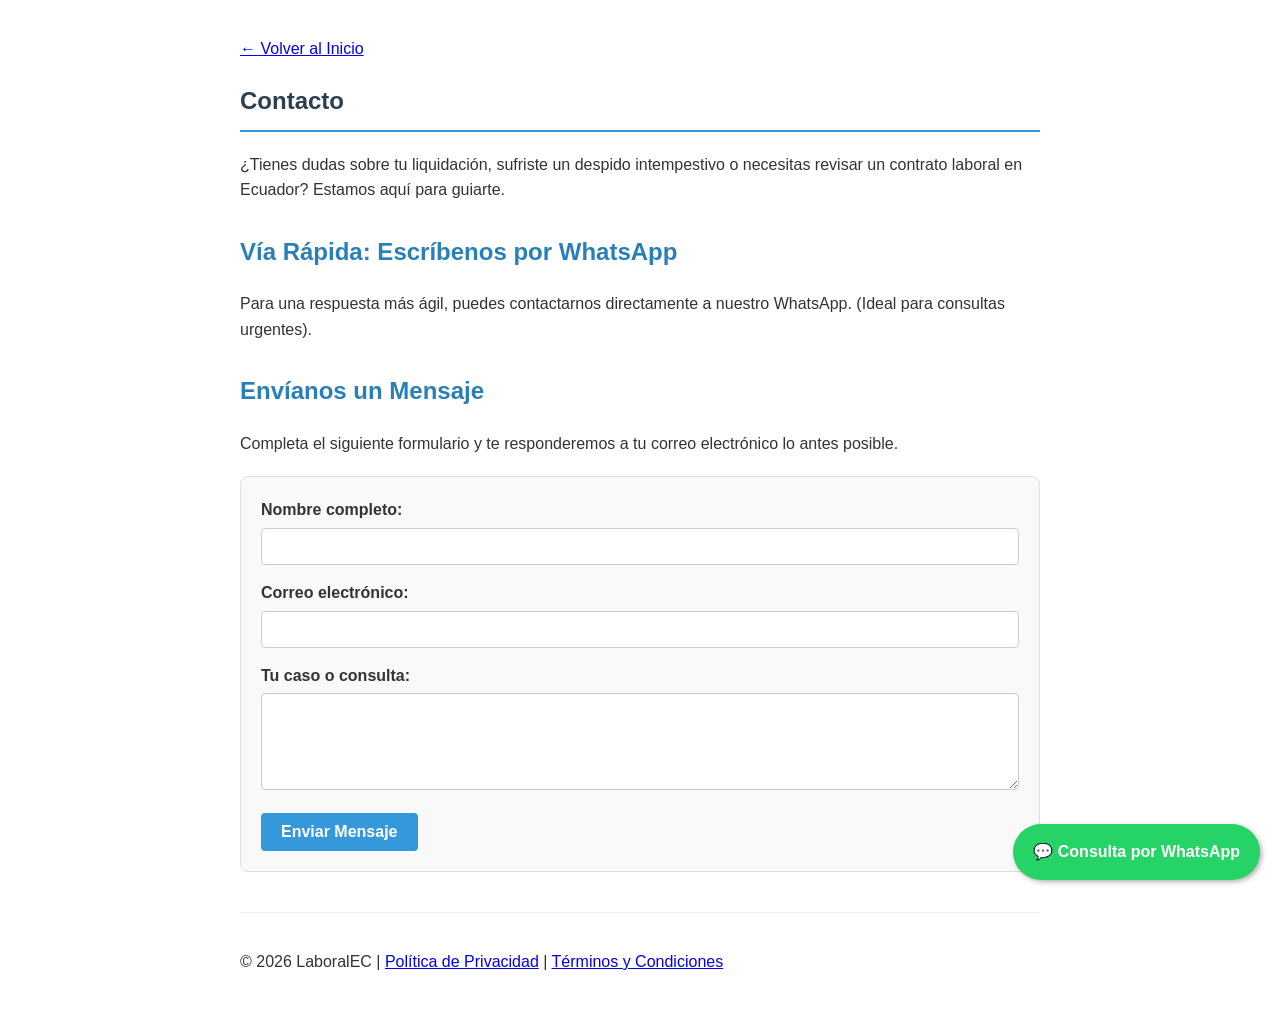
<file: contacto.html>
<!DOCTYPE html>
<html lang="es">
<head>
    <meta charset="UTF-8">
    <meta name="viewport" content="width=device-width, initial-scale=1.0">
    <title>Contacto y Asesoría | LaboralEC</title>
    <meta name="description" content="Contacta con LaboralEC para consultas sobre leyes laborales, despidos, liquidaciones y contratos en Ecuador.">
    <style>
        body { font-family: Arial, sans-serif; line-height: 1.6; color: #333; max-width: 800px; margin: 0 auto; padding: 20px; }
        h1 { color: #2c3e50; border-bottom: 2px solid #3498db; padding-bottom: 10px; }
        h2 { color: #2980b9; margin-top: 30px; }
        .contact-form { background: #f9f9f9; padding: 20px; border-radius: 8px; border: 1px solid #ddd; margin-top: 20px; }
        .form-group { margin-bottom: 15px; }
        label { display: block; font-weight: bold; margin-bottom: 5px; }
        input[type="text"], input[type="email"], textarea { width: 100%; padding: 10px; border: 1px solid #ccc; border-radius: 4px; box-sizing: border-box; }
        button { background-color: #3498db; color: white; padding: 10px 20px; border: none; border-radius: 4px; cursor: pointer; font-size: 16px; font-weight: bold; }
        button:hover { background-color: #2980b9; }
        .whatsapp-float { position: fixed; bottom: 20px; right: 20px; background-color: #25d366; color: white; padding: 15px 20px; border-radius: 50px; text-decoration: none; font-weight: bold; box-shadow: 2px 2px 5px rgba(0,0,0,0.3); z-index: 1000; display: flex; align-items: center; gap: 10px; }
        .whatsapp-float:hover { background-color: #128c7e; }
    </style>
</head>
<body>

    <header>
        <nav>
            <p><a href="index.html">&larr; Volver al Inicio</a></p>
        </nav>
    </header>

    <main>
        <article>
            <h1>Contacto</h1>
            <p>¿Tienes dudas sobre tu liquidación, sufriste un despido intempestivo o necesitas revisar un contrato laboral en Ecuador? Estamos aquí para guiarte.</p>

            <h2>Vía Rápida: Escríbenos por WhatsApp</h2>
            <p>Para una respuesta más ágil, puedes contactarnos directamente a nuestro WhatsApp. (Ideal para consultas urgentes).</p>
            <a href="https://wa.me/593985371821?text=Hola,%20necesito%20hacer%20una%20consulta%20laboral" class="whatsapp-float" target="_blank" rel="noopener noreferrer">
                💬 Consulta por WhatsApp
            </a>

            <h2>Envíanos un Mensaje</h2>
            <p>Completa el siguiente formulario y te responderemos a tu correo electrónico lo antes posible.</p>

            <div class="contact-form">
                <form action="#" method="POST">
                    <div class="form-group">
                        <label for="nombre">Nombre completo:</label>
                        <input type="text" id="nombre" name="nombre" required>
                    </div>
                    <div class="form-group">
                        <label for="email">Correo electrónico:</label>
                        <input type="email" id="email" name="email" required>
                    </div>
                    <div class="form-group">
                        <label for="mensaje">Tu caso o consulta:</label>
                        <textarea id="mensaje" name="mensaje" rows="5" required></textarea>
                    </div>
                    <button type="submit">Enviar Mensaje</button>
                </form>
            </div>
        </article>
    </main>

    <footer style="margin-top: 40px; border-top: 1px solid #eee; padding-top: 20px;">
        <p>&copy; 2026 LaboralEC | <a href="privacidad.html">Política de Privacidad</a> | <a href="terminos.html">Términos y Condiciones</a></p>
    </footer>

</body>
</html>
</file>
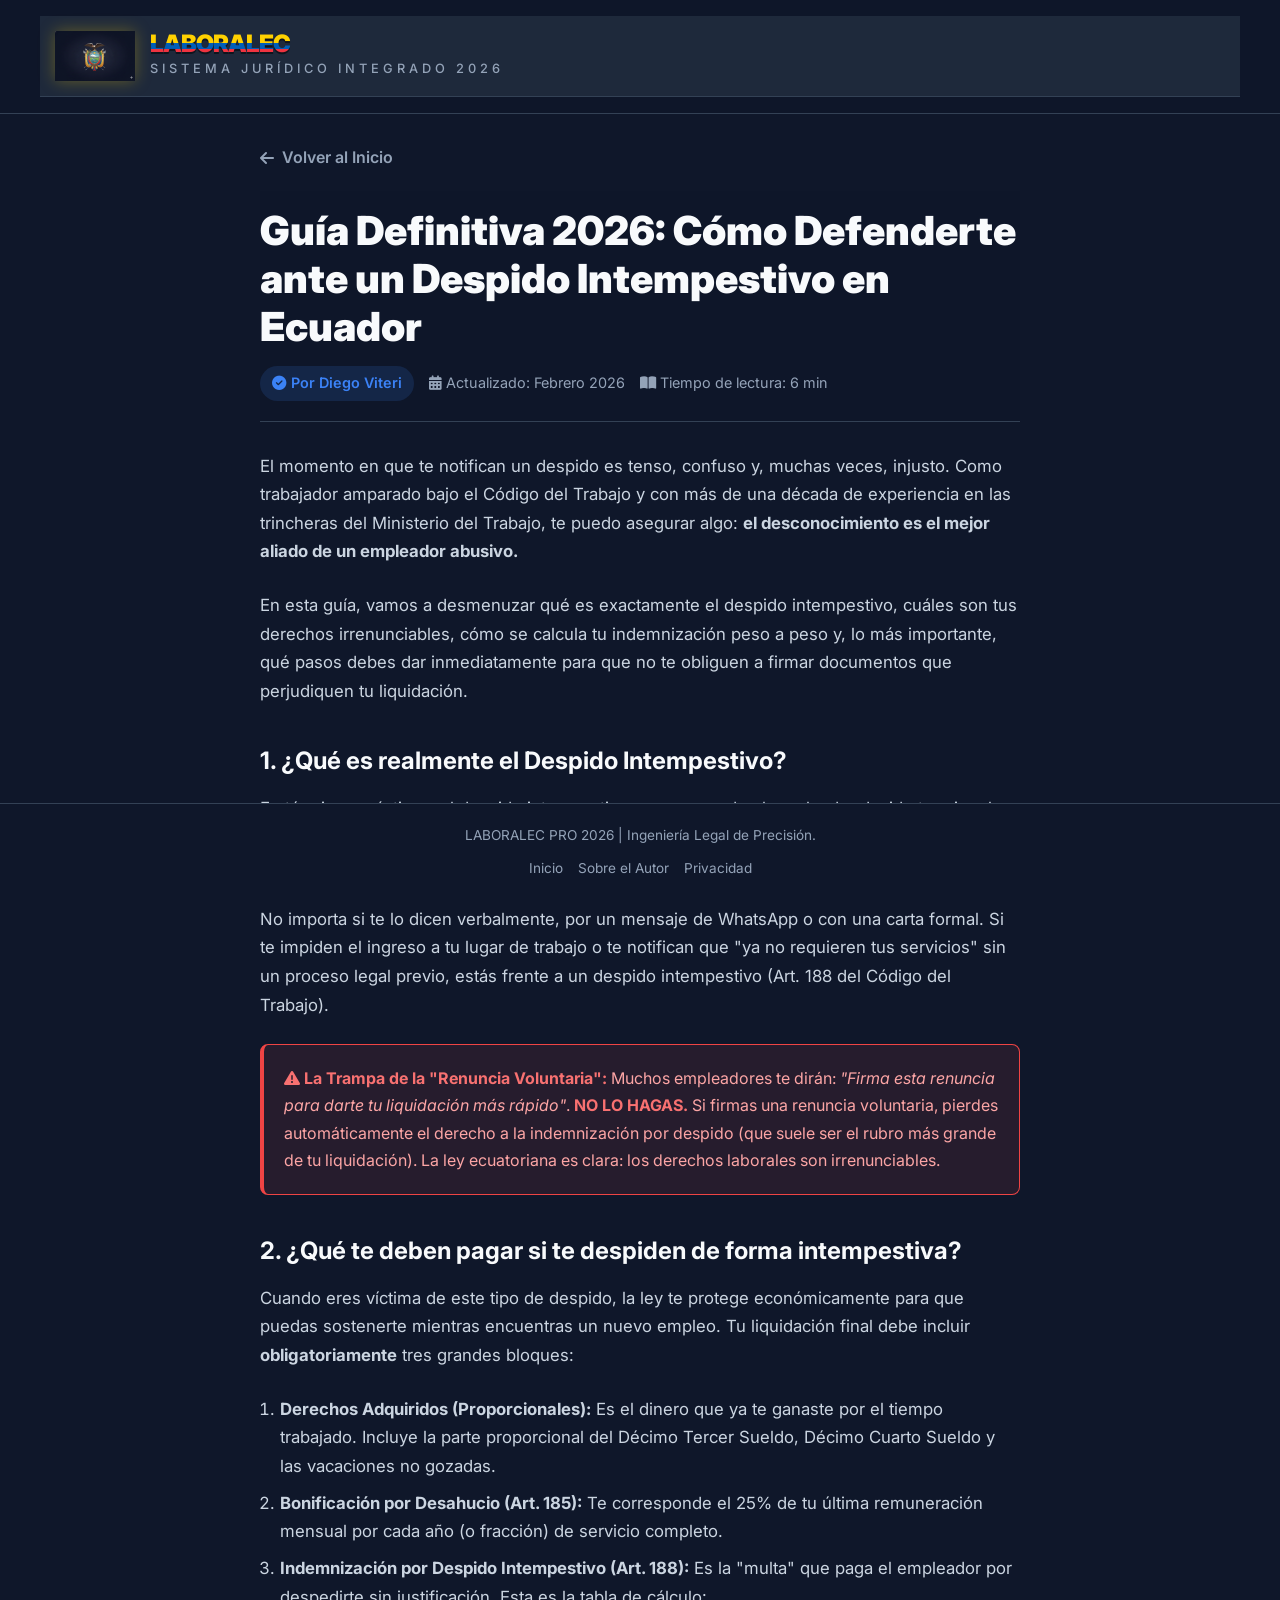
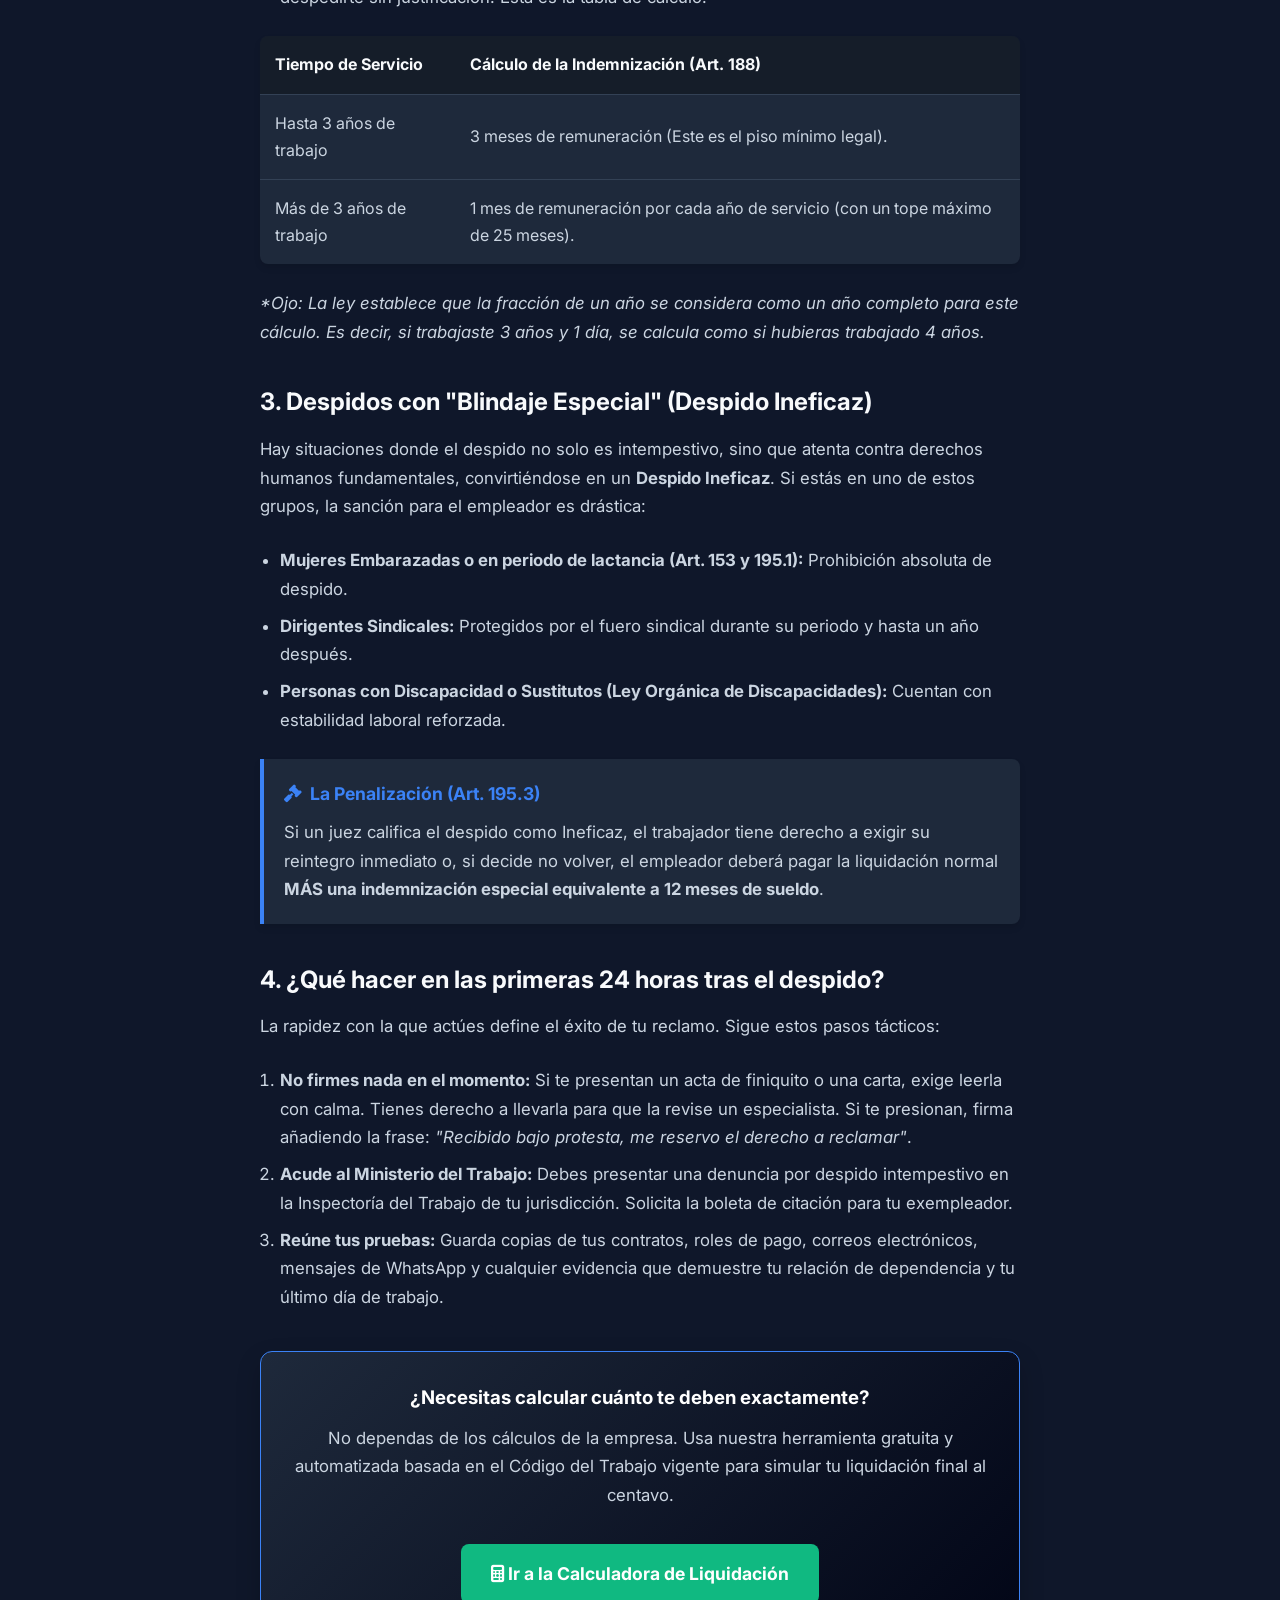
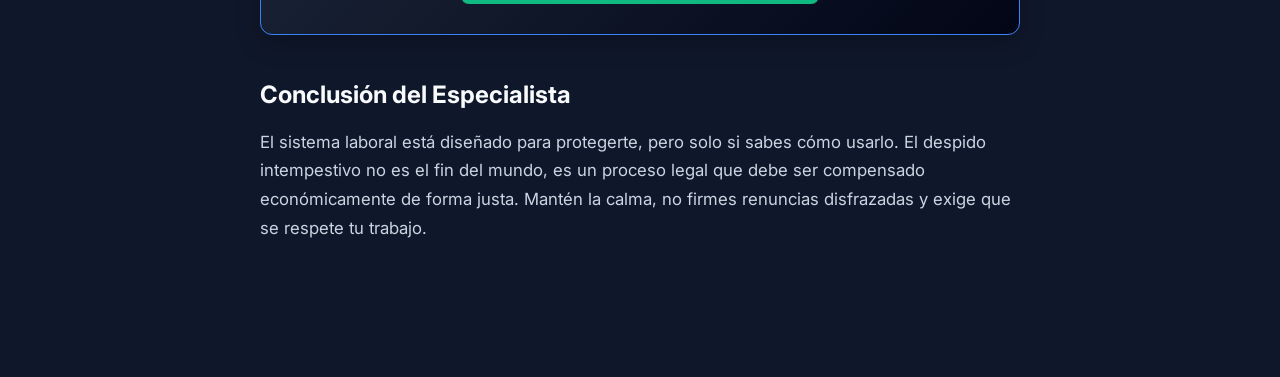
<file: despido-intempestivo.html>
<!DOCTYPE html>
<html lang="es">
<head>
    <meta charset="UTF-8">
    <meta http-equiv="X-UA-Compatible" content="IE=edge">
    <meta name="viewport" content="width=device-width, initial-scale=1.0">
    <title>Guía Completa: Despido Intempestivo en Ecuador 2026 | LABORALEC</title>
    <meta name="description" content="Guía práctica y legal sobre el despido intempestivo en Ecuador (2026). Conoce tus derechos, cómo calcular tu liquidación y qué hacer si te despiden injustificadamente. Escrito por Diego Viteri, Especialista Laboral.">
    
    <link href="https://cdnjs.cloudflare.com/ajax/libs/font-awesome/6.4.0/css/all.min.css" rel="stylesheet">
    <link href="https://fonts.googleapis.com/css2?family=Inter:wght@300;400;500;700;900&family=Roboto+Mono:wght@500&display=swap" rel="stylesheet">
    <link rel="stylesheet" href="style.css?v=11.5">

    <style>
        /* --- ESTILOS HEREDADOS Y ESPECÍFICOS PARA ARTÍCULOS --- */
        :root { 
            --bg-main: #0f172a; 
            --card-bg: #1e293b; 
            --card-border: #334155; 
            --text-main: #cbd5e1; 
            --text-heading: #f8fafc; 
            --cv-accent: #3b82f6; 
            --btn-action: #10b981; 
            --cv-gray: #94a3b8; 
            --alert-red: #ef4444;
            --alert-bg: rgba(239, 68, 68, 0.1);
        }
        
        body { background-color: var(--bg-main); color: var(--text-main); font-family: 'Inter', sans-serif; line-height: 1.7; margin: 0; }
        h1, h2, h3, h4 { color: var(--text-heading); font-weight: 700; margin-top: 1.5em; margin-bottom: 0.5em; }
        
        .article-container { max-width: 800px; margin: 0 auto; padding: 30px 20px; }
        
        /* Cabecera del Artículo */
        .article-header { border-bottom: 1px solid var(--card-border); padding-bottom: 20px; margin-bottom: 30px; }
        .article-title { font-size: 2.5rem; font-weight: 900; line-height: 1.2; margin-bottom: 15px; margin-top: 0; }
        .article-meta { display: flex; align-items: center; gap: 15px; color: var(--cv-gray); font-size: 0.9rem; }
        .author-badge { background: rgba(59,130,246,0.15); color: var(--cv-accent); padding: 5px 12px; border-radius: 20px; font-weight: 600; display: inline-flex; align-items: center; gap: 5px; }
        
        /* Cuerpo del Artículo */
        .article-content p { font-size: 1.05rem; margin-bottom: 1.5em; }
        .article-content ul, .article-content ol { font-size: 1.05rem; margin-bottom: 1.5em; padding-left: 20px; }
        .article-content li { margin-bottom: 0.5em; }
        
        /* Cajas de Alerta / Ley */
        .law-highlight { background: var(--card-bg); border-left: 4px solid var(--cv-accent); padding: 20px; border-radius: 0 8px 8px 0; margin: 25px 0; box-shadow: 0 4px 6px rgba(0,0,0,0.1); }
        .law-highlight h4 { margin-top: 0; color: var(--cv-accent); display: flex; align-items: center; gap: 8px; font-size: 1.1rem; }
        .law-highlight p:last-child { margin-bottom: 0; }

        .alert-box { background: var(--alert-bg); border: 1px solid var(--alert-red); border-left: 4px solid var(--alert-red); padding: 20px; border-radius: 8px; margin: 25px 0; color: #fca5a5; }
        .alert-box strong { color: #f87171; }

        /* Tabla de Cálculo */
        .calc-table { width: 100%; border-collapse: collapse; margin: 25px 0; background: var(--card-bg); border-radius: 8px; overflow: hidden; box-shadow: 0 4px 6px rgba(0,0,0,0.1); }
        .calc-table th, .calc-table td { padding: 15px; text-align: left; border-bottom: 1px solid var(--card-border); }
        .calc-table th { background: rgba(0,0,0,0.3); color: var(--text-heading); font-weight: 700; }
        .calc-table tr:last-child td { border-bottom: none; }
        
        /* CTA (Llamado a la acción) */
        .cta-box { background: linear-gradient(135deg, #1e293b 0%, #020617 100%); border: 1px solid var(--cv-accent); padding: 30px; border-radius: 12px; text-align: center; margin: 40px 0; box-shadow: 0 10px 25px rgba(0,0,0,0.2); }
        .cta-box h3 { margin-top: 0; color: white; }
        .btn-primary { display: inline-block; background: var(--btn-action); color: white; padding: 15px 30px; border-radius: 8px; text-decoration: none; font-weight: bold; font-size: 1.1rem; transition: background 0.3s, transform 0.2s; margin-top: 15px; }
        .btn-primary:hover { background: #059669; transform: translateY(-2px); }

        .btn-back { display: inline-flex; align-items: center; gap: 8px; color: var(--cv-gray); text-decoration: none; font-weight: 600; margin-bottom: 20px; transition: color 0.2s; }
        .btn-back:hover { color: var(--text-heading); }

        /* Footer */
        .legal-footer { text-align: center; padding: 20px; color: var(--cv-gray); font-size: 0.85rem; border-top: 1px solid var(--card-border); margin-top: 40px; }
    </style>
</head>
<body>

    <header>
        <div class="header-container" style="background: var(--card-bg); border-bottom: 1px solid var(--card-border); padding: 15px;">
            <div class="brand-wrapper" style="display:flex; align-items:center; justify-content:center; gap: 15px;">
               <img src="escudo.svg.png" class="escudo-img" alt="Escudo Ecuador" style="height: 50px;">
                <div class="brand-text">
                    <h1 style="margin:0; font-size:1.5rem;">LABORALEC</h1>
                    <span style="font-size:0.8rem; color:var(--cv-gray);">SISTEMA JURÍDICO INTEGRADO 2026</span>
                </div>
            </div>
        </div>
    </header>

    <main class="article-container">
        <a href="index.html" class="btn-back"><i class="fas fa-arrow-left"></i> Volver al Inicio</a>

        <article>
            <header class="article-header">
                <h1 class="article-title">Guía Definitiva 2026: Cómo Defenderte ante un Despido Intempestivo en Ecuador</h1>
                <div class="article-meta">
                    <span class="author-badge"><i class="fas fa-check-circle"></i> Por Diego Viteri</span>
                    <span><i class="fas fa-calendar-alt"></i> Actualizado: Febrero 2026</span>
                    <span><i class="fas fa-book-open"></i> Tiempo de lectura: 6 min</span>
                </div>
            </header>

            <div class="article-content">
                <p>El momento en que te notifican un despido es tenso, confuso y, muchas veces, injusto. Como trabajador amparado bajo el Código del Trabajo y con más de una década de experiencia en las trincheras del Ministerio del Trabajo, te puedo asegurar algo: <strong>el desconocimiento es el mejor aliado de un empleador abusivo.</strong></p>

                <p>En esta guía, vamos a desmenuzar qué es exactamente el despido intempestivo, cuáles son tus derechos irrenunciables, cómo se calcula tu indemnización peso a peso y, lo más importante, qué pasos debes dar inmediatamente para que no te obliguen a firmar documentos que perjudiquen tu liquidación.</p>

                <h2>1. ¿Qué es realmente el Despido Intempestivo?</h2>
                <p>En términos prácticos, el despido intempestivo ocurre cuando el empleador decide terminar la relación laboral de manera <strong>unilateral, sorpresiva y sin una causa justificada</strong> (sin haber tramitado previamente un Visto Bueno a su favor).</p>
                <p>No importa si te lo dicen verbalmente, por un mensaje de WhatsApp o con una carta formal. Si te impiden el ingreso a tu lugar de trabajo o te notifican que "ya no requieren tus servicios" sin un proceso legal previo, estás frente a un despido intempestivo (Art. 188 del Código del Trabajo).</p>

                <div class="alert-box">
                    <strong><i class="fas fa-exclamation-triangle"></i> La Trampa de la "Renuncia Voluntaria":</strong>
                    Muchos empleadores te dirán: <em>"Firma esta renuncia para darte tu liquidación más rápido"</em>. <strong>NO LO HAGAS.</strong> Si firmas una renuncia voluntaria, pierdes automáticamente el derecho a la indemnización por despido (que suele ser el rubro más grande de tu liquidación). La ley ecuatoriana es clara: los derechos laborales son irrenunciables.
                </div>

                <h2>2. ¿Qué te deben pagar si te despiden de forma intempestiva?</h2>
                <p>Cuando eres víctima de este tipo de despido, la ley te protege económicamente para que puedas sostenerte mientras encuentras un nuevo empleo. Tu liquidación final debe incluir <strong>obligatoriamente</strong> tres grandes bloques:</p>

                <ol>
                    <li><strong>Derechos Adquiridos (Proporcionales):</strong> Es el dinero que ya te ganaste por el tiempo trabajado. Incluye la parte proporcional del Décimo Tercer Sueldo, Décimo Cuarto Sueldo y las vacaciones no gozadas.</li>
                    <li><strong>Bonificación por Desahucio (Art. 185):</strong> Te corresponde el 25% de tu última remuneración mensual por cada año (o fracción) de servicio completo.</li>
                    <li><strong>Indemnización por Despido Intempestivo (Art. 188):</strong> Es la "multa" que paga el empleador por despedirte sin justificación. Esta es la tabla de cálculo:</li>
                </ol>

                <table class="calc-table">
                    <thead>
                        <tr>
                            <th>Tiempo de Servicio</th>
                            <th>Cálculo de la Indemnización (Art. 188)</th>
                        </tr>
                    </thead>
                    <tbody>
                        <tr>
                            <td>Hasta 3 años de trabajo</td>
                            <td>3 meses de remuneración (Este es el piso mínimo legal).</td>
                        </tr>
                        <tr>
                            <td>Más de 3 años de trabajo</td>
                            <td>1 mes de remuneración por cada año de servicio (con un tope máximo de 25 meses).</td>
                        </tr>
                    </tbody>
                </table>
                <p><em>*Ojo: La ley establece que la fracción de un año se considera como un año completo para este cálculo. Es decir, si trabajaste 3 años y 1 día, se calcula como si hubieras trabajado 4 años.</em></p>

                <h2>3. Despidos con "Blindaje Especial" (Despido Ineficaz)</h2>
                <p>Hay situaciones donde el despido no solo es intempestivo, sino que atenta contra derechos humanos fundamentales, convirtiéndose en un <strong>Despido Ineficaz</strong>. Si estás en uno de estos grupos, la sanción para el empleador es drástica:</p>

                <ul>
                    <li><strong>Mujeres Embarazadas o en periodo de lactancia (Art. 153 y 195.1):</strong> Prohibición absoluta de despido.</li>
                    <li><strong>Dirigentes Sindicales:</strong> Protegidos por el fuero sindical durante su periodo y hasta un año después.</li>
                    <li><strong>Personas con Discapacidad o Sustitutos (Ley Orgánica de Discapacidades):</strong> Cuentan con estabilidad laboral reforzada.</li>
                </ul>

                <div class="law-highlight">
                    <h4><i class="fas fa-gavel"></i> La Penalización (Art. 195.3)</h4>
                    <p>Si un juez califica el despido como Ineficaz, el trabajador tiene derecho a exigir su reintegro inmediato o, si decide no volver, el empleador deberá pagar la liquidación normal <strong>MÁS una indemnización especial equivalente a 12 meses de sueldo</strong>.</p>
                </div>

                <h2>4. ¿Qué hacer en las primeras 24 horas tras el despido?</h2>
                <p>La rapidez con la que actúes define el éxito de tu reclamo. Sigue estos pasos tácticos:</p>
                
                <ol>
                    <li><strong>No firmes nada en el momento:</strong> Si te presentan un acta de finiquito o una carta, exige leerla con calma. Tienes derecho a llevarla para que la revise un especialista. Si te presionan, firma añadiendo la frase: <em>"Recibido bajo protesta, me reservo el derecho a reclamar"</em>.</li>
                    <li><strong>Acude al Ministerio del Trabajo:</strong> Debes presentar una denuncia por despido intempestivo en la Inspectoría del Trabajo de tu jurisdicción. Solicita la boleta de citación para tu exempleador.</li>
                    <li><strong>Reúne tus pruebas:</strong> Guarda copias de tus contratos, roles de pago, correos electrónicos, mensajes de WhatsApp y cualquier evidencia que demuestre tu relación de dependencia y tu último día de trabajo.</li>
                </ol>

                <div class="cta-box">
                    <h3>¿Necesitas calcular cuánto te deben exactamente?</h3>
                    <p style="color: #cbd5e1; margin-bottom: 20px;">No dependas de los cálculos de la empresa. Usa nuestra herramienta gratuita y automatizada basada en el Código del Trabajo vigente para simular tu liquidación final al centavo.</p>
                    <a href="index.html" class="btn-primary"><i class="fas fa-calculator"></i> Ir a la Calculadora de Liquidación</a>
                </div>

                <h2>Conclusión del Especialista</h2>
                <p>El sistema laboral está diseñado para protegerte, pero solo si sabes cómo usarlo. El despido intempestivo no es el fin del mundo, es un proceso legal que debe ser compensado económicamente de forma justa. Mantén la calma, no firmes renuncias disfrazadas y exige que se respete tu trabajo.</p>

            </div>
        </article>
    </main>

    <footer class="legal-footer">
        <p>LABORALEC PRO 2026 | Ingeniería Legal de Precisión.</p>
        <div style="display: flex; justify-content: center; gap: 15px; margin-top: 10px;">
            <a href="index.html" style="color: var(--cv-gray); text-decoration: none;">Inicio</a>
            <a href="nosotros.html" style="color: var(--cv-gray); text-decoration: none;">Sobre el Autor</a>
            <a href="privacidad.html" style="color: var(--cv-gray); text-decoration: none;">Privacidad</a>
        </div>
    </footer>

</body>
</html>
</file>
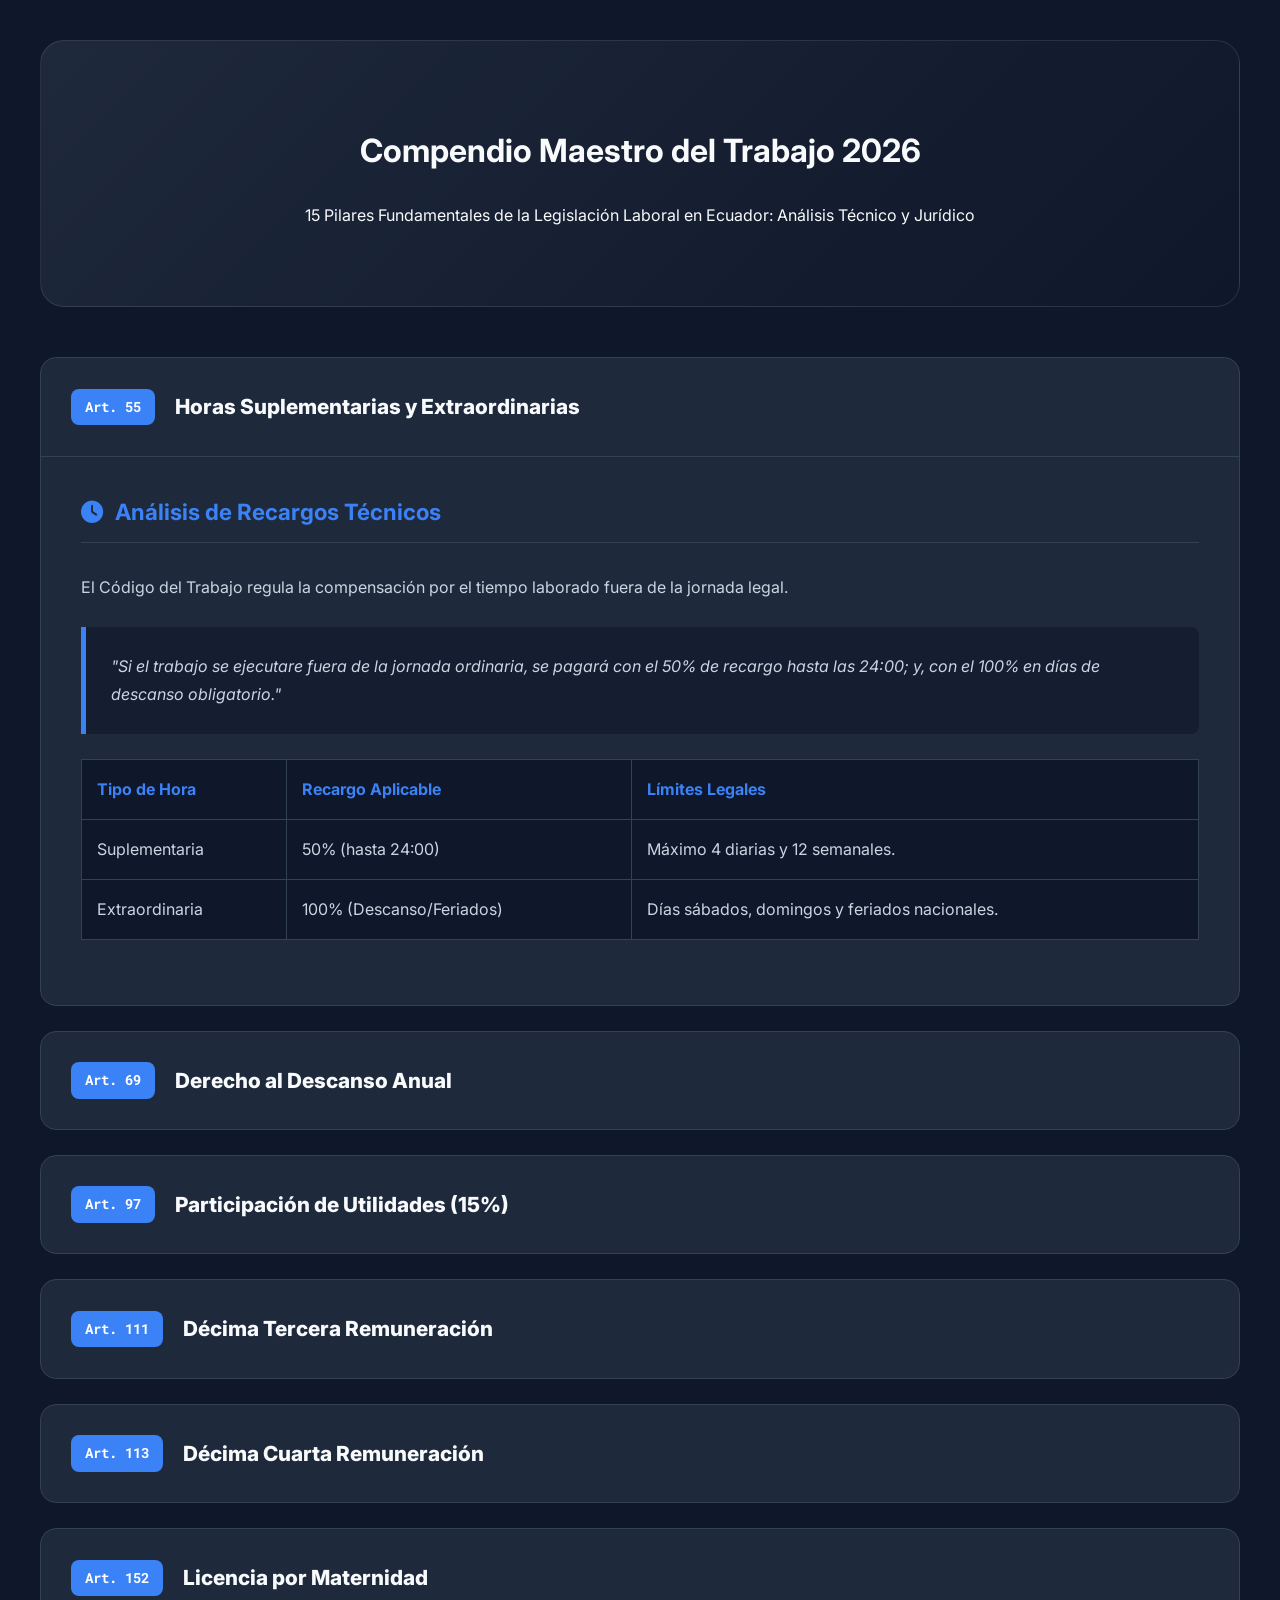
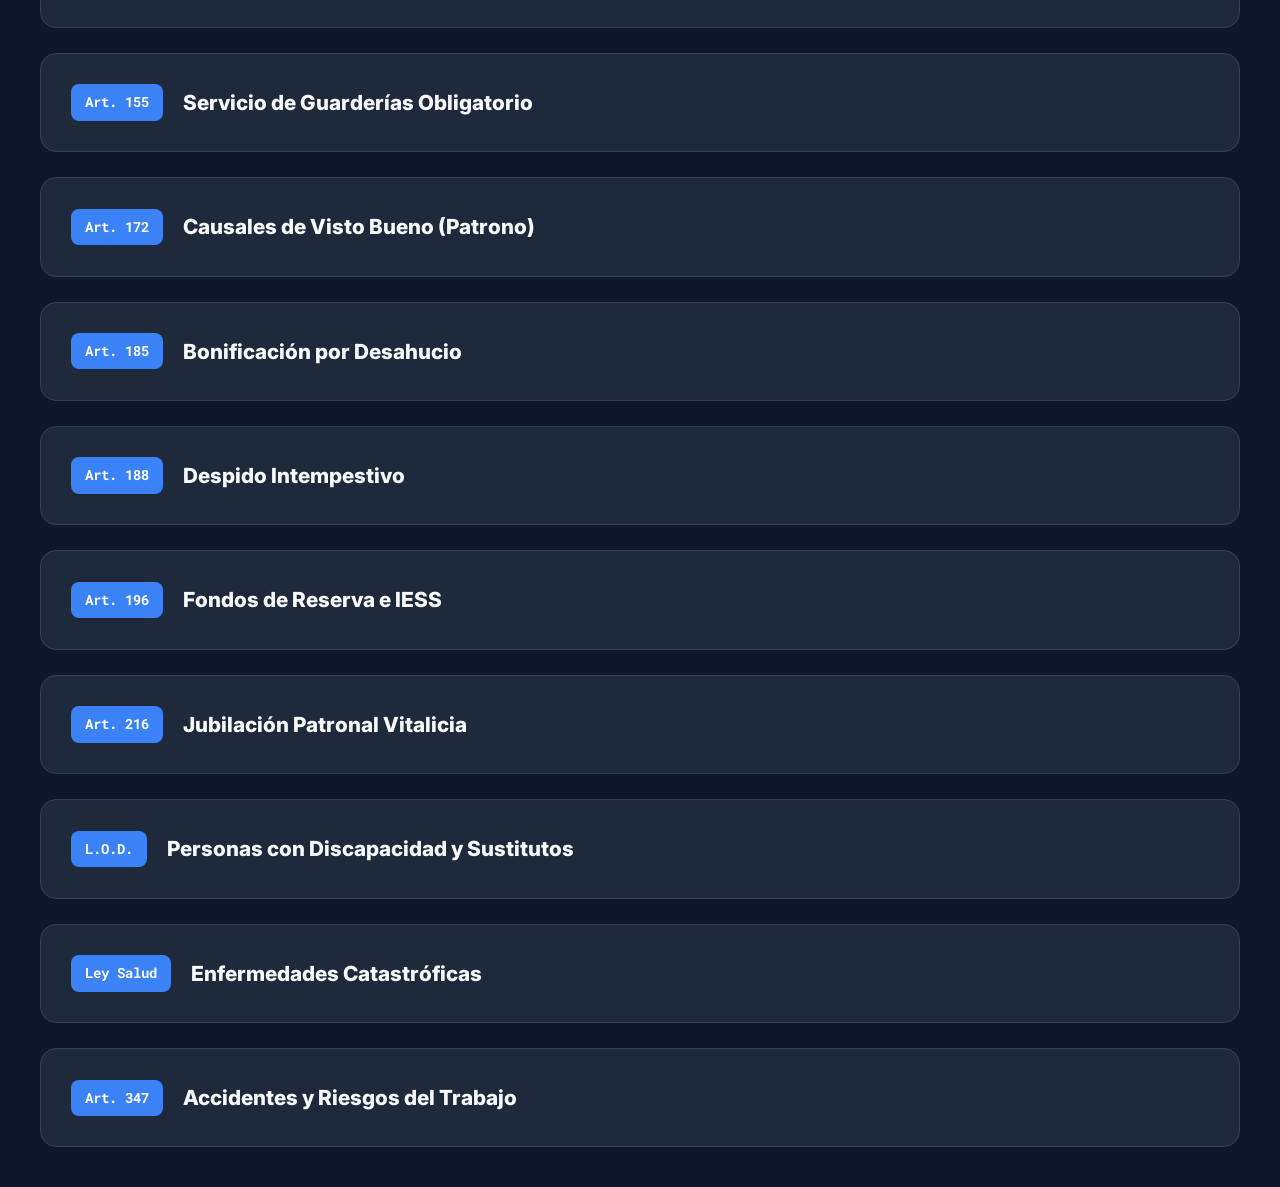
<file: normativa.html>
<!DOCTYPE html>
<html lang="es">
<head>
    <meta charset="UTF-8">
    <meta name="viewport" content="width=device-width, initial-scale=1.0">
    <title>Enciclopedia Jurídica Laboral 2026 | LaboralEC PRO</title>
    <link href="https://cdnjs.cloudflare.com/ajax/libs/font-awesome/6.4.0/css/all.min.css" rel="stylesheet">
    <link href="https://fonts.googleapis.com/css2?family=Inter:wght@300;400;600;700;800&family=Roboto+Mono:wght@500&display=swap" rel="stylesheet">
    <style>
        :root { --bg: #0f172a; --card: #1e293b; --accent: #3b82f6; --text: #f8fafc; --muted: #94a3b8; }
        body { font-family: 'Inter', sans-serif; background: var(--bg); color: var(--text); margin: 0; line-height: 1.8; }
        .container { max-width: 1200px; margin: 40px auto; padding: 0 20px; }
        
        .hero-legal {
            background: linear-gradient(135deg, #1e293b 0%, #0f172a 100%);
            padding: 60px 40px; border-radius: 24px; text-align: center;
            border: 1px solid rgba(255,255,255,0.1); margin-bottom: 50px;
        }

        .legal-grid { display: grid; grid-template-columns: 1fr; gap: 25px; }
        .art-item { background: var(--card); border-radius: 16px; border: 1px solid #334155; overflow: hidden; transition: 0.3s; }
        .art-item:hover { border-color: var(--accent); box-shadow: 0 10px 30px rgba(0,0,0,0.3); }
        
        summary { padding: 30px; cursor: pointer; list-style: none; display: flex; align-items: center; font-weight: 800; font-size: 1.3rem; }
        summary::-webkit-details-marker { display: none; }
        
        .badge { background: var(--accent); color: white; padding: 6px 14px; border-radius: 8px; margin-right: 20px; font-family: 'Roboto Mono', monospace; font-size: 0.85rem; }
        .content { padding: 0 40px 40px; color: #cbd5e1; border-top: 1px solid #334155; }
        
        .law-quote { background: rgba(15, 23, 42, 0.6); padding: 25px; border-left: 5px solid var(--accent); margin: 25px 0; font-style: italic; border-radius: 0 8px 8px 0; }
        .tech-table { width: 100%; border-collapse: collapse; margin: 25px 0; background: #0f172a; }
        .tech-table th, .tech-table td { padding: 15px; border: 1px solid #334155; text-align: left; }
        .tech-table th { color: var(--accent); font-weight: 700; }

        h4 { color: var(--accent); margin-top: 35px; font-size: 1.4rem; display: flex; align-items: center; gap: 12px; border-bottom: 1px solid #334155; padding-bottom: 10px; }
        .warning-box { background: rgba(239, 68, 68, 0.1); border: 1px solid #ef4444; padding: 20px; border-radius: 10px; color: #fca5a5; margin: 25px 0; }
        ul li { margin-bottom: 12px; }
    </style>
</head>
<body>

<div class="container">
    <div class="hero-legal">
        <h1>Compendio Maestro del Trabajo 2026</h1>
        <p>15 Pilares Fundamentales de la Legislación Laboral en Ecuador: Análisis Técnico y Jurídico</p>
    </div>

    <div class="legal-grid">
        
        <details class="art-item" open>
            <summary><span class="badge">Art. 55</span> Horas Suplementarias y Extraordinarias</summary>
            <div class="content">
                <h4><i class="fas fa-clock"></i> Análisis de Recargos Técnicos</h4>
                <p>El Código del Trabajo regula la compensación por el tiempo laborado fuera de la jornada legal.</p>
                <div class="law-quote">"Si el trabajo se ejecutare fuera de la jornada ordinaria, se pagará con el 50% de recargo hasta las 24:00; y, con el 100% en días de descanso obligatorio."</div>
                <table class="tech-table">
                    <tr><th>Tipo de Hora</th><th>Recargo Aplicable</th><th>Límites Legales</th></tr>
                    <tr><td>Suplementaria</td><td>50% (hasta 24:00)</td><td>Máximo 4 diarias y 12 semanales.</td></tr>
                    <tr><td>Extraordinaria</td><td>100% (Descanso/Feriados)</td><td>Días sábados, domingos y feriados nacionales.</td></tr>
                </table>
            </div>
        </details>

        <details class="art-item">
            <summary><span class="badge">Art. 69</span> Derecho al Descanso Anual</summary>
            <div class="content">
                <h4><i class="fas fa-umbrella-beach"></i> Periodo Remunerado e Incrementos</h4>
                <p>Todo trabajador tiene derecho a un periodo ininterrumpido de 15 días de descanso tras el primer año.</p>
                <div class="law-quote">"A partir del quinto año, el trabajador tendrá derecho a un día adicional de vacaciones por cada año excedente."</div>
                <p><strong>Cálculo:</strong> La remuneración por vacaciones es la 24ava parte de lo percibido en el año.</p>
            </div>
        </details>

        <details class="art-item">
            <summary><span class="badge">Art. 97</span> Participación de Utilidades (15%)</summary>
            <div class="content">
                <h4><i class="fas fa-chart-line"></i> Distribución de Beneficios Líquidos</h4>
                <p>El empleador reconocerá a favor de sus trabajadores el 15% de las utilidades líquidas del ejercicio fiscal.</p>
                <ul>
                    <li><strong>10% Individual:</strong> Repartido según el tiempo laborado sin distinción de cargo.</li>
                    <li><strong>5% Cargas:</strong> Entregado según las cargas familiares acreditadas (hijos y cónyuge).</li>
                </ul>
            </div>
        </details>

        <details class="art-item">
            <summary><span class="badge">Art. 111</span> Décima Tercera Remuneración</summary>
            <div class="content">
                <h4><i class="fas fa-gift"></i> Bono Navideño Técnico</h4>
                <p>Consiste en la doceava parte de todo lo percibido en dinero por el trabajador en el año.</p>
                <div class="law-box"><strong>Periodo:</strong> Del 1 de diciembre al 30 de noviembre del año siguiente.</div>
            </div>
        </details>

        <details class="art-item">
            <summary><span class="badge">Art. 113</span> Décima Cuarta Remuneración</summary>
            <div class="content">
                <h4><i class="fas fa-school"></i> Bono Escolar Anual</h4>
                <p>Bonificación equivalente a un Salario Básico Unificado vigente ($482.00 para 2026).</p>
            </div>
        </details>

        <details class="art-item">
            <summary><span class="badge">Art. 152</span> Licencia por Maternidad</summary>
            <div class="content">
                <h4><i class="fas fa-baby"></i> Protección Integral y Fuero</h4>
                <p>La trabajadora tiene derecho a una licencia remunerada de 12 semanas por el nacimiento.</p>
                <div class="warning-box">Prohibición de despido ineficaz desde el inicio del embarazo hasta el fin del periodo de lactancia.</div>
            </div>
        </details>

        <details class="art-item">
            <summary><span class="badge">Art. 155</span> Servicio de Guarderías Obligatorio</summary>
            <div class="content">
                <h4><i class="fas fa-child"></i> Obligación Patronal para 50+ Trabajadores</h4>
                <p>Las empresas con cincuenta o más empleados deben proveer este servicio gratuito.</p>
                <div class="law-quote">"El servicio se mantendrá hasta que el niño o niña cumpla 5 años de edad."</div>
            </div>
        </details>

        <details class="art-item">
            <summary><span class="badge">Art. 172</span> Causales de Visto Bueno (Patrono)</summary>
            <div class="content">
                <h4><i class="fas fa-gavel"></i> Terminación con Causa Justificada</h4>
                <p>El empleador puede solicitar la terminación del contrato por:</p>
                <ul>
                    <li>Faltas repetidas de puntualidad o abandono del trabajo.</li>
                    <li>Indisciplina o falta de probidad.</li>
                    <li>Injurias graves al empleador o su familia.</li>
                </ul>
            </div>
        </details>

        <details class="art-item">
            <summary><span class="badge">Art. 185</span> Bonificación por Desahucio</summary>
            <div class="content">
                <h4><i class="fas fa-sign-out-alt"></i> Bonificación del 25% por Antigüedad</h4>
                <p>Al terminar la relación laboral, el empleador paga el 25% de la última remuneración por cada año de servicio.</p>
            </div>
        </details>

        <details class="art-item">
            <summary><span class="badge">Art. 188</span> Despido Intempestivo</summary>
            <div class="content">
                <h4><i class="fas fa-user-times"></i> Indemnización por Ruptura Unilateral</h4>
                <p>Indemnización mínima obligatoria según el tiempo de servicio prestado.</p>
                <table class="tech-table">
                    <tr><th>Años de Servicio</th><th>Indemnización Obligatoria</th></tr>
                    <tr><td>Hasta 3 años</td><td>3 meses de la última remuneración.</td></tr>
                    <tr><td>Más de 3 años</td><td>1 mes de sueldo por cada año (máx 25 meses).</td></tr>
                </table>
            </div>
        </details>

        <details class="art-item">
            <summary><span class="badge">Art. 196</span> Fondos de Reserva e IESS</summary>
            <div class="content">
                <h4><i class="fas fa-university"></i> Ahorro Obligatorio del 8.33%</h4>
                <p>Derecho que adquiere el trabajador a partir del primer día del segundo año de servicios.</p>
            </div>
        </details>

        <details class="art-item">
            <summary><span class="badge">Art. 216</span> Jubilación Patronal Vitalicia</summary>
            <div class="content">
                <h4><i class="fas fa-user-tie"></i> Pensión tras 25 Años de Servicio</h4>
                <p>Derecho para trabajadores con 25 años o más de servicio continuo para el mismo empleador.</p>
            </div>
        </details>

        <details class="art-item">
            <summary><span class="badge">L.O.D.</span> Personas con Discapacidad y Sustitutos</summary>
            <div class="content">
                <h4><i class="fas fa-hands-helping"></i> Indemnización de 18 Meses</h4>
                <p>Protección especial para el cuidador de una persona con discapacidad severa.</p>
                <div class="warning-box">En caso de despido a un sustituto acreditado, la indemnización especial es de 18 sueldos adicionales.</div>
            </div>
        </details>

        <details class="art-item">
            <summary><span class="badge">Ley Salud</span> Enfermedades Catastróficas</summary>
            <div class="content">
                <h4><i class="fas fa-notes-medical"></i> Estabilidad Reforzada Absoluta</h4>
                <p>Prohibición de despido ineficaz para pacientes con patologías raras o catastróficas certificadas.</p>
            </div>
        </details>

        <details class="art-item">
            <summary><span class="badge">Art. 347</span> Accidentes y Riesgos del Trabajo</summary>
            <div class="content">
                <h4><i class="fas fa-ambulance"></i> Responsabilidad Patronal por Accidentes</h4>
                <p>El empleador es responsable por los accidentes que ocurran en el ejercicio o consecuencia del trabajo.</p>
            </div>
        </details>

    </div>
</div>

</body>
</html>
</file>
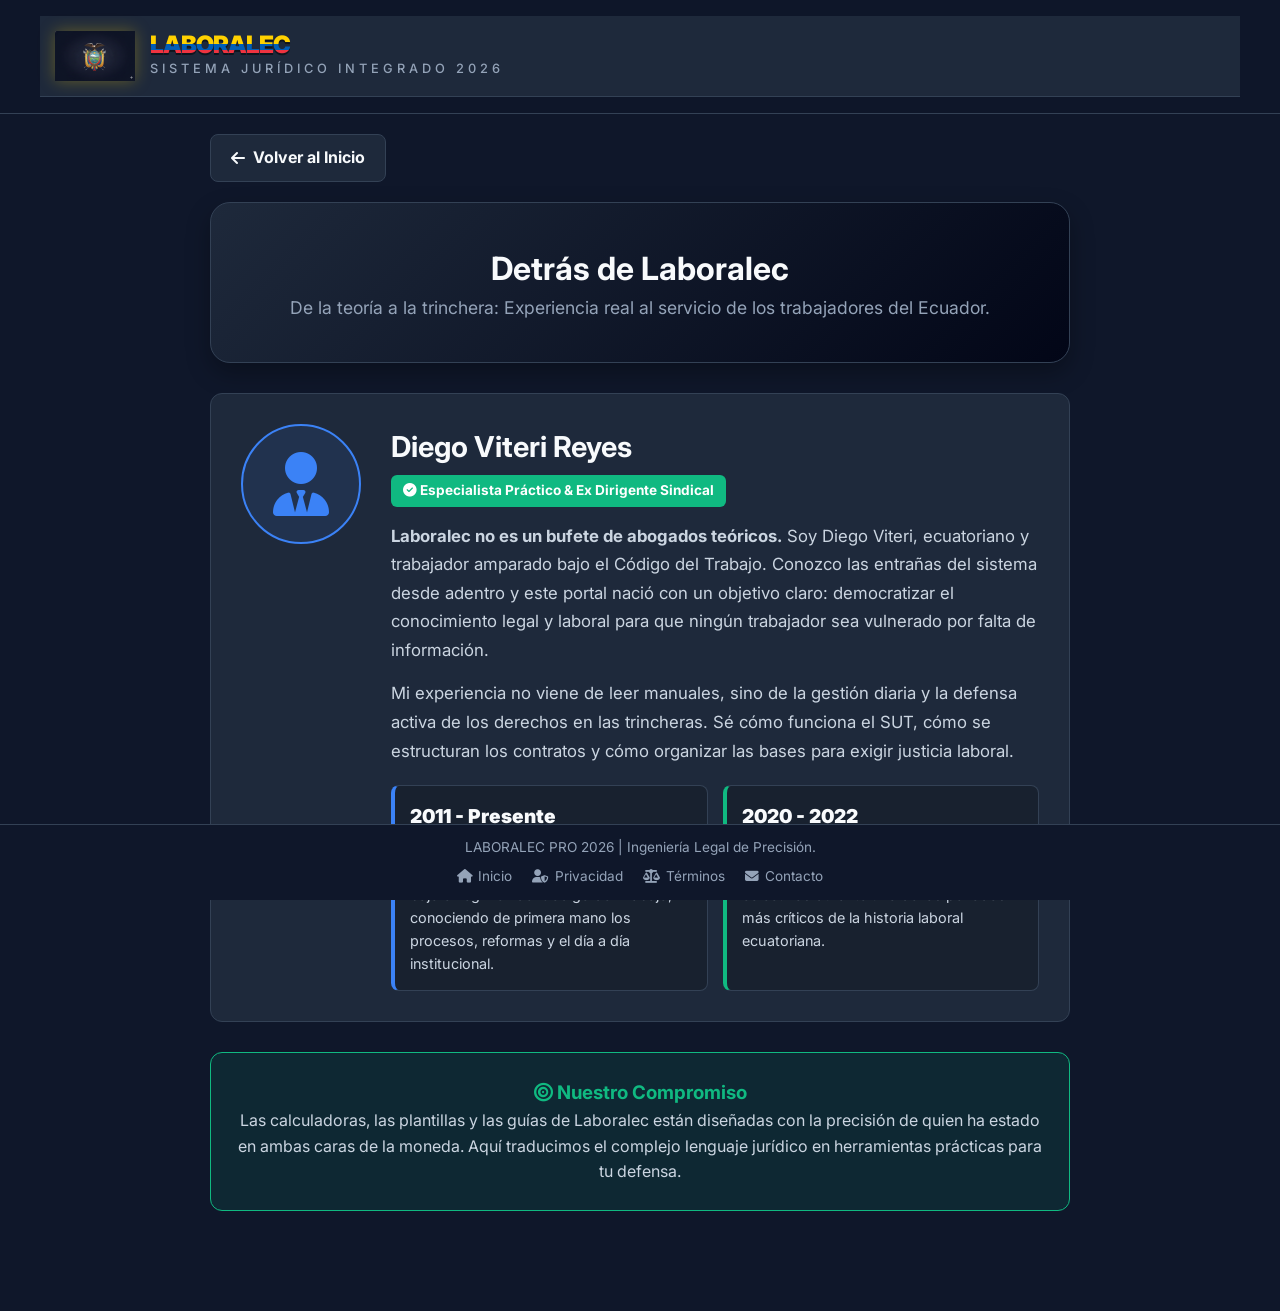
<file: nosotros.html>
<!DOCTYPE html>
<html lang="es">
<head>
    <meta charset="UTF-8">
    <meta http-equiv="X-UA-Compatible" content="IE=edge">
    <meta name="viewport" content="width=device-width, initial-scale=1.0">
    <title>Sobre el Autor | LABORALEC PRO 2026</title>
    
    <link href="https://cdnjs.cloudflare.com/ajax/libs/font-awesome/6.4.0/css/all.min.css" rel="stylesheet">
    <link href="https://fonts.googleapis.com/css2?family=Inter:wght@300;400;500;700;900&family=Roboto+Mono:wght@500&display=swap" rel="stylesheet">
    <link rel="stylesheet" href="style.css?v=11.5">

    <style>
        /* Variables heredadas de tu diseño original */
        :root { 
            --bg-main: #0f172a; 
            --card-bg: #1e293b; 
            --card-border: #334155; 
            --text-main: #cbd5e1; 
            --text-heading: #f8fafc; 
            --cv-accent: #3b82f6; 
            --btn-action: #10b981; 
            --cv-gray: #94a3b8; 
        }
        
        body { background-color: var(--bg-main); color: var(--text-main); font-family: 'Inter', sans-serif; margin: 0; }
        h1, h2, h3 { color: var(--text-heading); }

        .legal-universe { max-width: 900px; margin: 0 auto; padding: 20px; }
        .hero-legal { background: linear-gradient(135deg, #1e293b 0%, #020617 100%); color: white; padding: 40px; border-radius: 20px; margin-bottom: 30px; text-align: center; border: 1px solid var(--card-border); box-shadow: 0 10px 25px rgba(0,0,0,0.3); }
        
        .profile-card { background: var(--card-bg); border: 1px solid var(--card-border); border-radius: 12px; padding: 30px; margin-bottom: 30px; display: flex; gap: 30px; align-items: flex-start; }
        @media(max-width: 768px) { .profile-card { flex-direction: column; align-items: center; text-align: center; } }
        
        /* Contenedor de foto - Puedes cambiar el icono por una foto tuya usando un <img> si lo deseas */
        .profile-icon { background: rgba(59,130,246,0.1); width: 120px; height: 120px; border-radius: 50%; display: flex; align-items: center; justify-content: center; border: 2px solid var(--cv-accent); flex-shrink: 0; overflow: hidden; }
        .profile-icon i { font-size: 4rem; color: var(--cv-accent); }
        
        .profile-content h2 { margin-top: 0; font-size: 1.8rem; margin-bottom: 5px; }
        .profile-badge { display: inline-block; background: var(--btn-action); color: white; padding: 5px 12px; border-radius: 6px; font-size: 0.85rem; font-weight: bold; margin-bottom: 15px; }
        .profile-content p { line-height: 1.7; font-size: 1.05rem; color: var(--text-main); margin-bottom: 15px; }

        .milestones { display: grid; grid-template-columns: repeat(auto-fit, minmax(250px, 1fr)); gap: 15px; margin-top: 20px; }
        .milestone-item { background: rgba(0,0,0,0.2); border: 1px solid var(--card-border); padding: 15px; border-radius: 8px; border-left: 4px solid var(--cv-accent); }
        .milestone-item.green { border-left-color: var(--btn-action); }
        .milestone-year { font-weight: 900; color: var(--text-heading); font-size: 1.2rem; margin-bottom: 5px; }
        
        .btn-back { display: inline-flex; align-items: center; gap: 8px; background: var(--card-bg); color: var(--text-heading); padding: 10px 20px; text-decoration: none; border: 1px solid var(--card-border); border-radius: 8px; font-weight: bold; transition: all 0.2s; margin-bottom: 20px; }
        .btn-back:hover { background: var(--cv-accent); border-color: var(--cv-accent); color: white; }

        /* Footer heredado */
        .legal-footer { text-align: center; padding: 12px 20px; color: var(--cv-gray); font-size: 0.85rem; margin-top: 40px; border-top: 1px solid var(--card-border); }
        .footer-links { display: flex; justify-content: center; gap: 20px; flex-wrap: wrap; margin-top: 8px; }
        .footer-links a { color: var(--cv-gray); text-decoration: none; display: flex; align-items: center; gap: 6px; }
        .footer-links a:hover { color: var(--cv-accent); }
    </style>
</head>
<body>

    <header>
        <div class="header-container" style="background: var(--card-bg); border-bottom: 1px solid var(--card-border); padding: 15px;">
            <div class="brand-wrapper" style="display:flex; align-items:center; justify-content:center; gap: 15px;">
               <img src="escudo.svg.png" class="escudo-img" alt="Escudo Ecuador" style="height: 50px;">
                <div class="brand-text">
                    <h1 style="margin:0; font-size:1.5rem;">LABORALEC</h1>
                    <span style="font-size:0.8rem; color:var(--cv-gray);">SISTEMA JURÍDICO INTEGRADO 2026</span>
                </div>
            </div>
        </div>
    </header>

    <main class="main-content">
        <div class="legal-universe">
            
            <a href="index.html" class="btn-back"><i class="fas fa-arrow-left"></i> Volver al Inicio</a>

            <div class="hero-legal">
                <h1>Detrás de Laboralec</h1>
                <p style="color:var(--cv-gray); font-size: 1.1rem;">De la teoría a la trinchera: Experiencia real al servicio de los trabajadores del Ecuador.</p>
            </div>

            <div class="profile-card">
                <div class="profile-icon">
                    <i class="fas fa-user-tie"></i>
                </div>
                <div class="profile-content">
                    <h2>Diego Viteri Reyes</h2>
                    <span class="profile-badge"><i class="fas fa-check-circle"></i> Especialista Práctico & Ex Dirigente Sindical</span>
                    
                    <p><strong>Laboralec no es un bufete de abogados teóricos.</strong> Soy Diego Viteri, ecuatoriano y trabajador amparado bajo el Código del Trabajo. Conozco las entrañas del sistema desde adentro y este portal nació con un objetivo claro: democratizar el conocimiento legal y laboral para que ningún trabajador sea vulnerado por falta de información.</p>
                    
                    <p>Mi experiencia no viene de leer manuales, sino de la gestión diaria y la defensa activa de los derechos en las trincheras. Sé cómo funciona el SUT, cómo se estructuran los contratos y cómo organizar las bases para exigir justicia laboral.</p>

                    <div class="milestones">
                        <div class="milestone-item">
                            <div class="milestone-year">2011 - Presente</div>
                            <div style="font-size: 0.9rem;"><strong>Ministerio del Trabajo</strong><br>Más de una década de servicio continuo bajo el régimen del Código del Trabajo, conociendo de primera mano los procesos, reformas y el día a día institucional.</div>
                        </div>
                        <div class="milestone-item green">
                            <div class="milestone-year">2020 - 2022</div>
                            <div style="font-size: 0.9rem;"><strong>Dirigencia Sindical</strong><br>Liderazgo directo y defensa de derechos colectivos durante uno de los periodos más críticos de la historia laboral ecuatoriana.</div>
                        </div>
                    </div>
                </div>
            </div>

            <div style="background: rgba(16, 185, 129, 0.1); border: 1px solid var(--btn-action); border-radius: 12px; padding: 25px; text-align: center;">
                <h3 style="color: var(--btn-action); margin-top: 0;"><i class="fas fa-bullseye"></i> Nuestro Compromiso</h3>
                <p style="margin-bottom: 0; color: var(--text-main);">Las calculadoras, las plantillas y las guías de Laboralec están diseñadas con la precisión de quien ha estado en ambas caras de la moneda. Aquí traducimos el complejo lenguaje jurídico en herramientas prácticas para tu defensa.</p>
            </div>

        </div>
    </main>

    <footer class="legal-footer">
        <p class="footer-title">LABORALEC PRO 2026 | Ingeniería Legal de Precisión.</p>
        <div class="footer-links">
            <a href="index.html"><i class="fas fa-home"></i> Inicio</a>
            <a href="privacidad.html"><i class="fas fa-user-shield"></i> Privacidad</a>
            <a href="terminos.html"><i class="fas fa-balance-scale"></i> Términos</a>
            <a href="contacto.html"><i class="fas fa-envelope"></i> Contacto</a>
        </div>
    </footer>

</body>
</html>
</file>
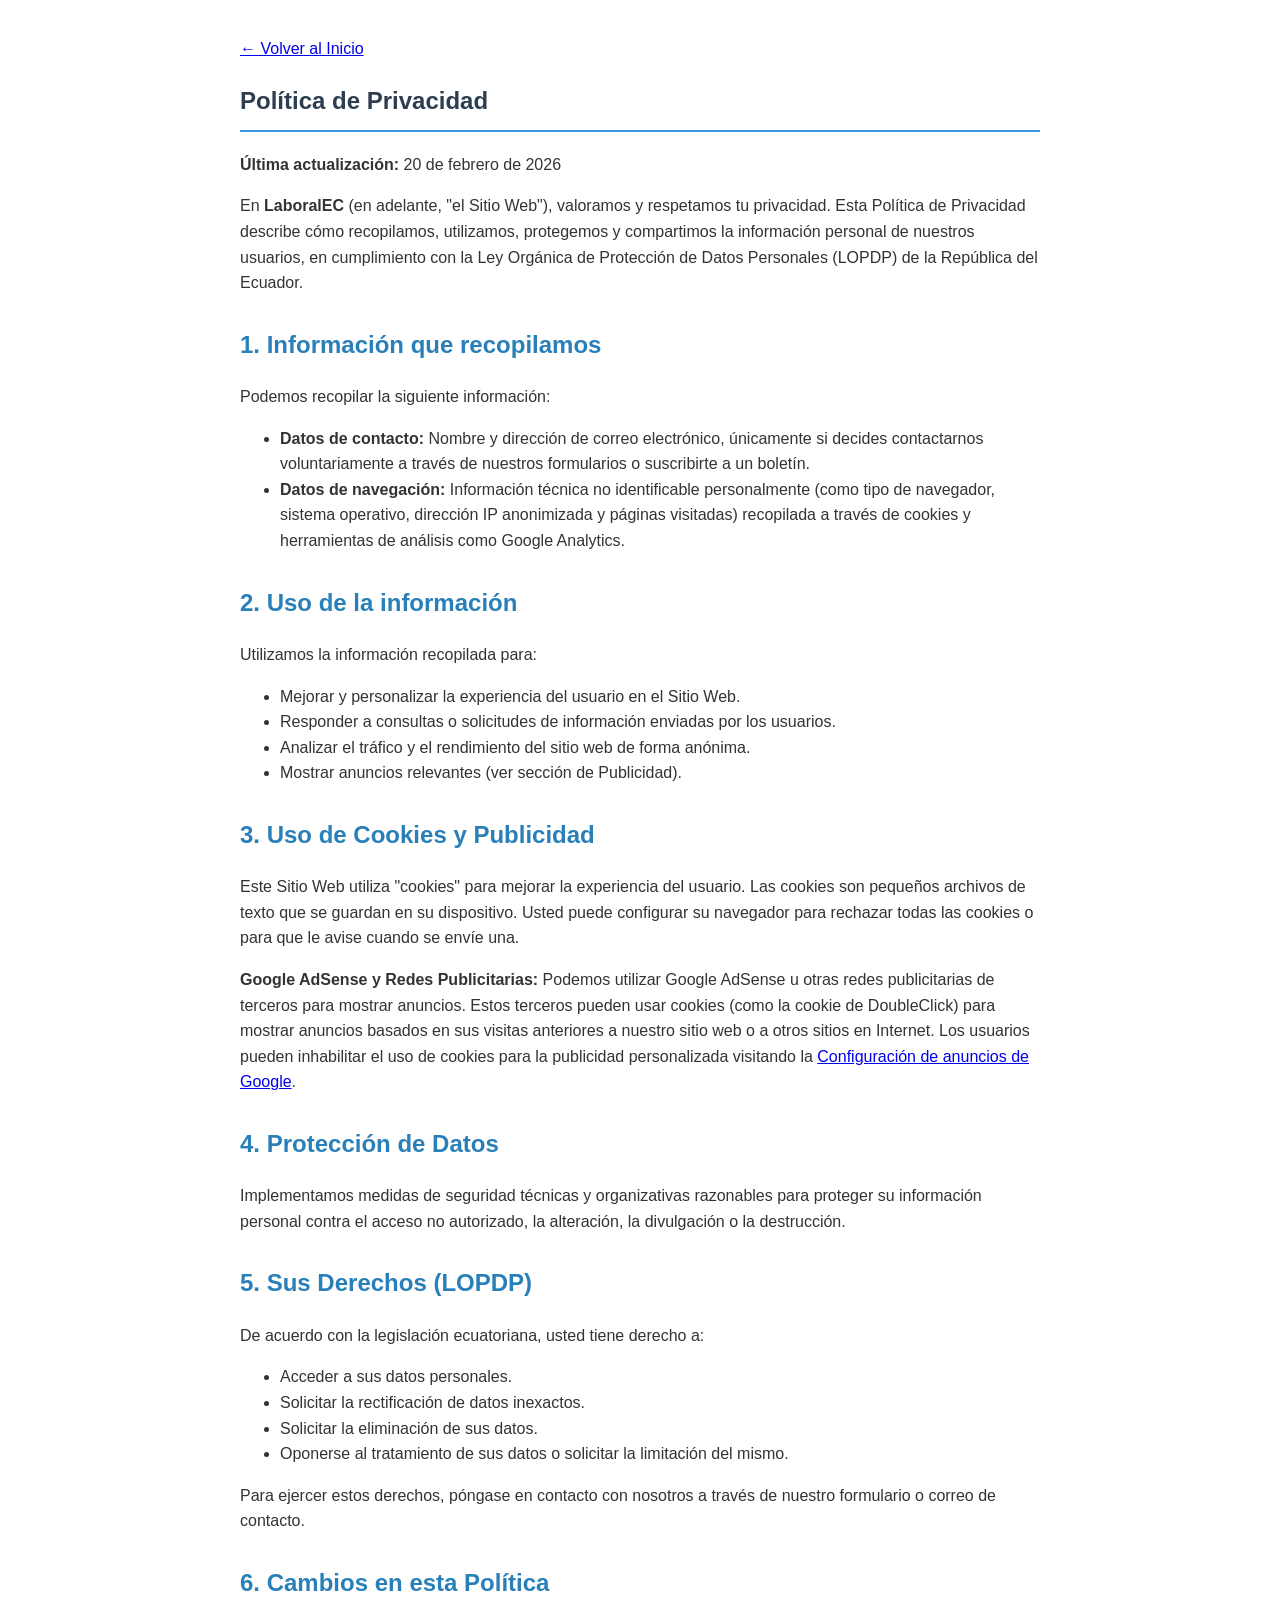
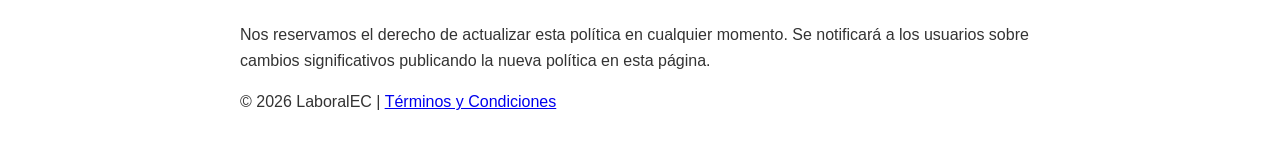
<file: privacidad.html>
<!DOCTYPE html>
<html lang="es">
<head>
    <meta charset="UTF-8">
    <meta name="viewport" content="width=device-width, initial-scale=1.0">
    <title>Política de Privacidad | LaboralEC</title>
    <meta name="description" content="Política de privacidad y protección de datos de LaboralEC.">
    <style>
        body { font-family: Arial, sans-serif; line-height: 1.6; color: #333; max-width: 800px; margin: 0 auto; padding: 20px; }
        h1 { color: #2c3e50; border-bottom: 2px solid #3498db; padding-bottom: 10px; }
        h2 { color: #2980b9; margin-top: 30px; }
    </style>
</head>
<body>

    <header>
        <nav>
            <p><a href="index.html">&larr; Volver al Inicio</a></p>
        </nav>
    </header>

    <main>
        <article>
            <h1>Política de Privacidad</h1>
            <p><strong>Última actualización:</strong> 20 de febrero de 2026</p>

            <p>En <strong>LaboralEC</strong> (en adelante, "el Sitio Web"), valoramos y respetamos tu privacidad. Esta Política de Privacidad describe cómo recopilamos, utilizamos, protegemos y compartimos la información personal de nuestros usuarios, en cumplimiento con la Ley Orgánica de Protección de Datos Personales (LOPDP) de la República del Ecuador.</p>

            <h2>1. Información que recopilamos</h2>
            <p>Podemos recopilar la siguiente información:</p>
            <ul>
                <li><strong>Datos de contacto:</strong> Nombre y dirección de correo electrónico, únicamente si decides contactarnos voluntariamente a través de nuestros formularios o suscribirte a un boletín.</li>
                <li><strong>Datos de navegación:</strong> Información técnica no identificable personalmente (como tipo de navegador, sistema operativo, dirección IP anonimizada y páginas visitadas) recopilada a través de cookies y herramientas de análisis como Google Analytics.</li>
            </ul>

            <h2>2. Uso de la información</h2>
            <p>Utilizamos la información recopilada para:</p>
            <ul>
                <li>Mejorar y personalizar la experiencia del usuario en el Sitio Web.</li>
                <li>Responder a consultas o solicitudes de información enviadas por los usuarios.</li>
                <li>Analizar el tráfico y el rendimiento del sitio web de forma anónima.</li>
                <li>Mostrar anuncios relevantes (ver sección de Publicidad).</li>
            </ul>

            <h2>3. Uso de Cookies y Publicidad</h2>
            <p>Este Sitio Web utiliza "cookies" para mejorar la experiencia del usuario. Las cookies son pequeños archivos de texto que se guardan en su dispositivo. Usted puede configurar su navegador para rechazar todas las cookies o para que le avise cuando se envíe una.</p>
            <p><strong>Google AdSense y Redes Publicitarias:</strong> Podemos utilizar Google AdSense u otras redes publicitarias de terceros para mostrar anuncios. Estos terceros pueden usar cookies (como la cookie de DoubleClick) para mostrar anuncios basados en sus visitas anteriores a nuestro sitio web o a otros sitios en Internet. Los usuarios pueden inhabilitar el uso de cookies para la publicidad personalizada visitando la <a href="https://adssettings.google.com/" target="_blank" rel="noopener noreferrer">Configuración de anuncios de Google</a>.</p>

            <h2>4. Protección de Datos</h2>
            <p>Implementamos medidas de seguridad técnicas y organizativas razonables para proteger su información personal contra el acceso no autorizado, la alteración, la divulgación o la destrucción.</p>

            <h2>5. Sus Derechos (LOPDP)</h2>
            <p>De acuerdo con la legislación ecuatoriana, usted tiene derecho a:</p>
            <ul>
                <li>Acceder a sus datos personales.</li>
                <li>Solicitar la rectificación de datos inexactos.</li>
                <li>Solicitar la eliminación de sus datos.</li>
                <li>Oponerse al tratamiento de sus datos o solicitar la limitación del mismo.</li>
            </ul>
            <p>Para ejercer estos derechos, póngase en contacto con nosotros a través de nuestro formulario o correo de contacto.</p>

            <h2>6. Cambios en esta Política</h2>
            <p>Nos reservamos el derecho de actualizar esta política en cualquier momento. Se notificará a los usuarios sobre cambios significativos publicando la nueva política en esta página.</p>
        </article>
    </main>

    <footer>
        <p>&copy; 2026 LaboralEC | <a href="terminos.html">Términos y Condiciones</a></p>
    </footer>

</body>
</html>
</file>
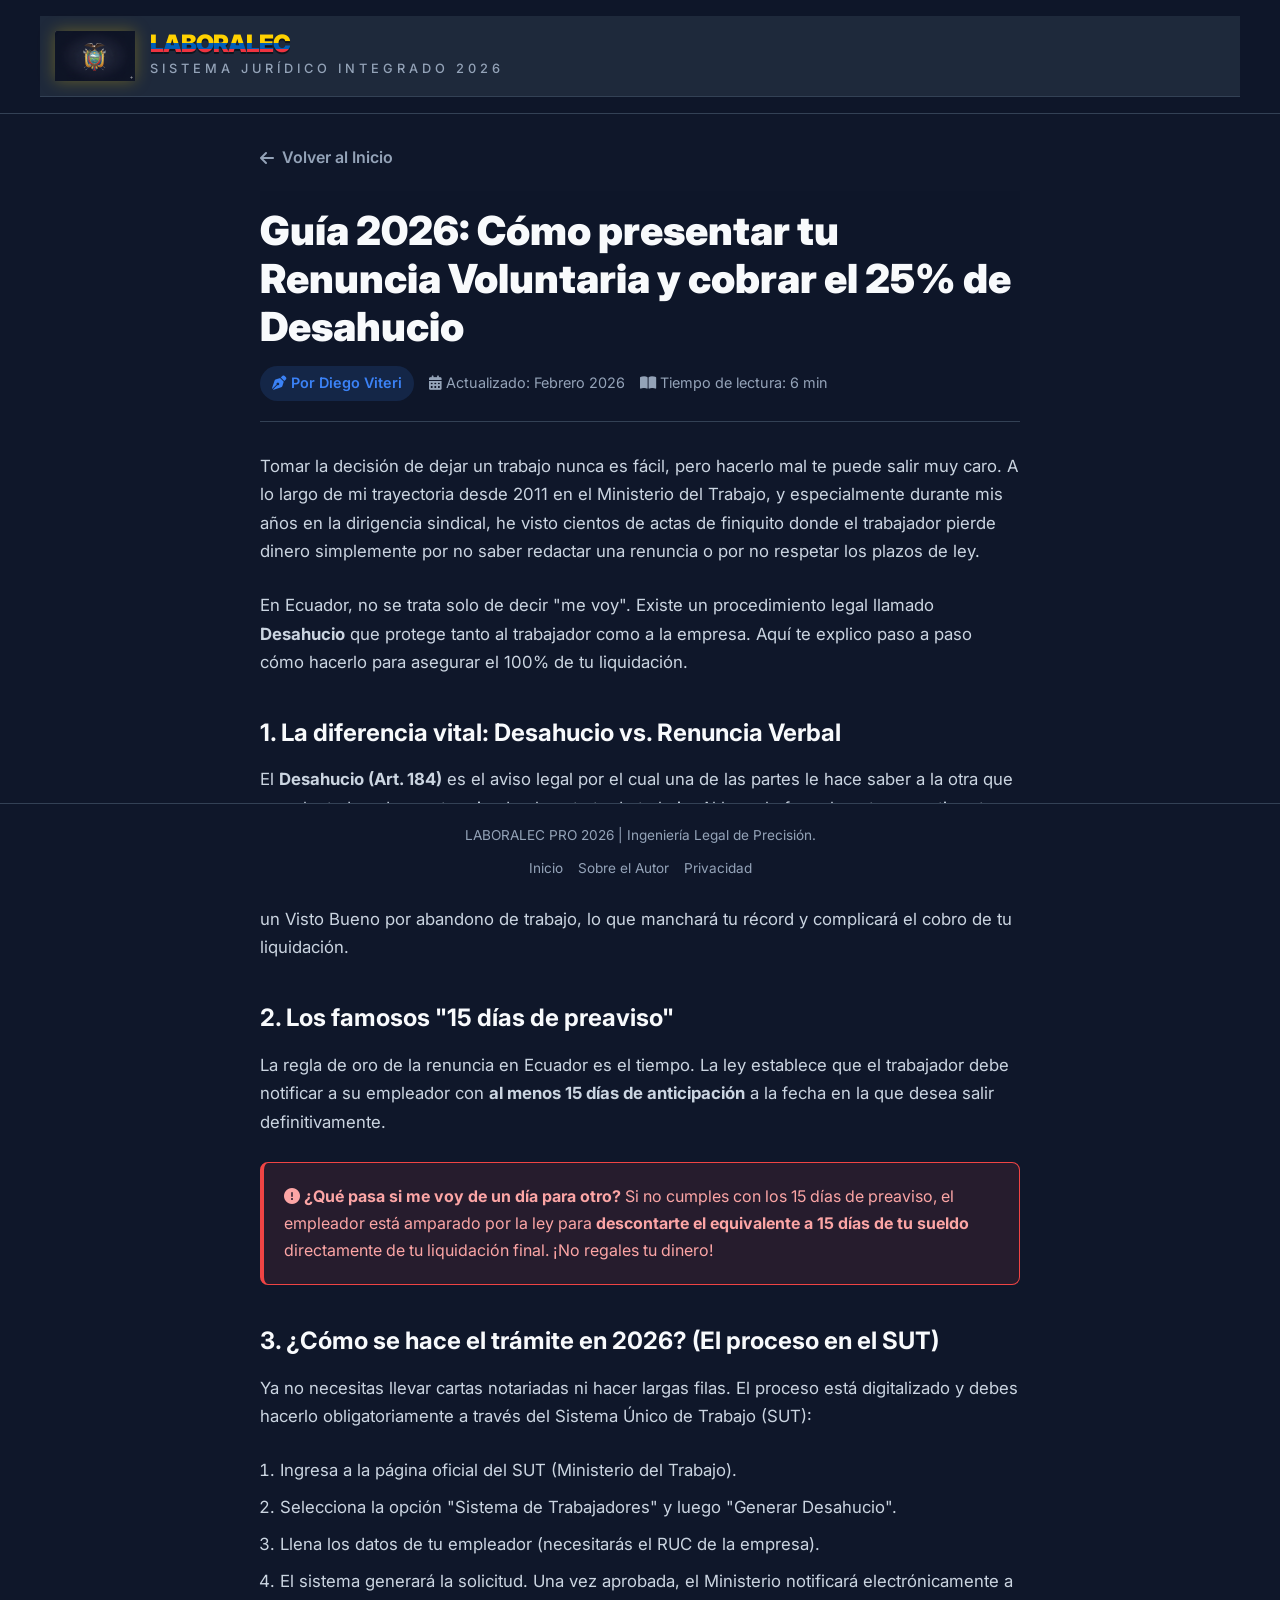
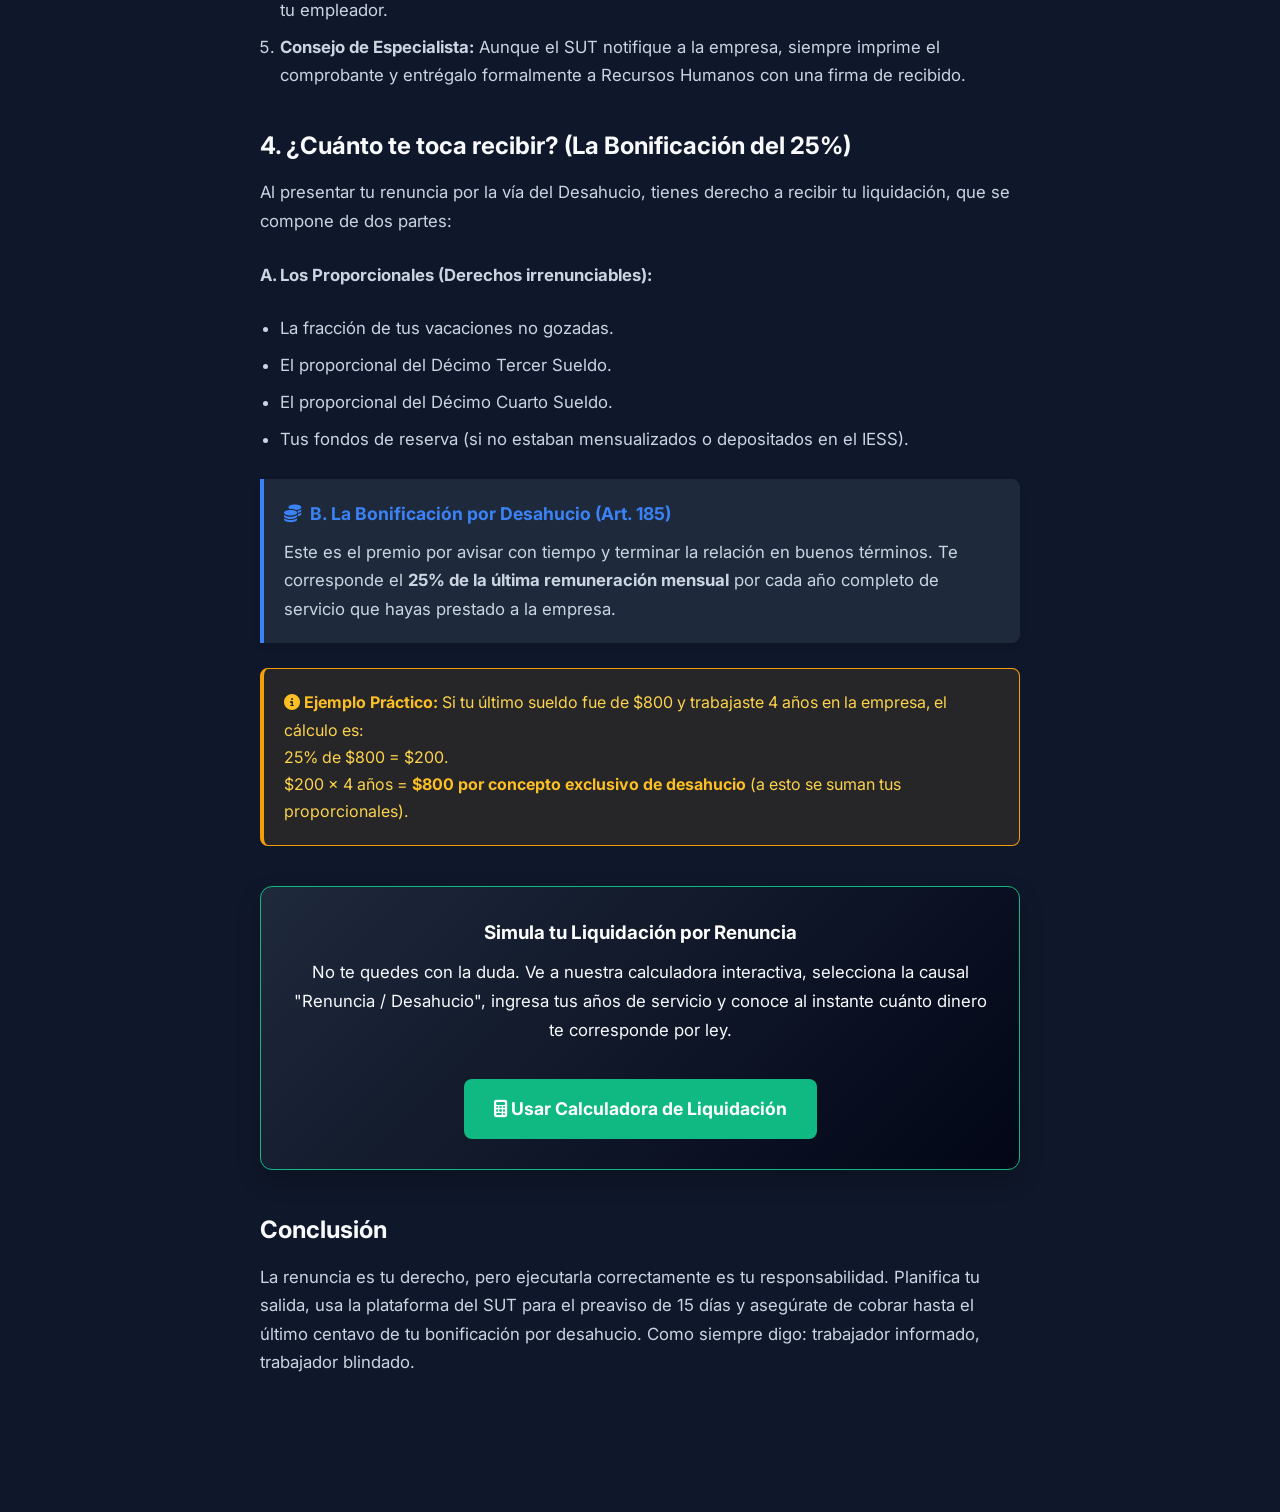
<file: renuncia-voluntaria.html>
<!DOCTYPE html>
<html lang="es">
<head>
    <meta charset="UTF-8">
    <meta http-equiv="X-UA-Compatible" content="IE=edge">
    <meta name="viewport" content="width=device-width, initial-scale=1.0">
    <title>Guía 2026: Renuncia Voluntaria y Desahucio en Ecuador | LABORALEC</title>
    <meta name="description" content="Aprende cómo presentar tu renuncia voluntaria (desahucio) en el SUT, el preaviso de 15 días y cómo calcular tu bonificación del 25%. Por Diego Viteri.">
    
    <link href="https://cdnjs.cloudflare.com/ajax/libs/font-awesome/6.4.0/css/all.min.css" rel="stylesheet">
    <link href="https://fonts.googleapis.com/css2?family=Inter:wght@300;400;500;700;900&family=Roboto+Mono:wght@500&display=swap" rel="stylesheet">
    <link rel="stylesheet" href="style.css?v=11.5">

    <style>
        /* --- ESTILOS HEREDADOS Y ESPECÍFICOS PARA ARTÍCULOS --- */
        :root { 
            --bg-main: #0f172a; 
            --card-bg: #1e293b; 
            --card-border: #334155; 
            --text-main: #cbd5e1; 
            --text-heading: #f8fafc; 
            --cv-accent: #3b82f6; 
            --btn-action: #10b981; 
            --cv-gray: #94a3b8; 
            --alert-red: #ef4444;
            --alert-bg: rgba(239, 68, 68, 0.1);
            --warning-yellow: #f59e0b;
        }
        
        body { background-color: var(--bg-main); color: var(--text-main); font-family: 'Inter', sans-serif; line-height: 1.7; margin: 0; }
        h1, h2, h3, h4 { color: var(--text-heading); font-weight: 700; margin-top: 1.5em; margin-bottom: 0.5em; }
        
        .article-container { max-width: 800px; margin: 0 auto; padding: 30px 20px; }
        
        /* Cabecera del Artículo */
        .article-header { border-bottom: 1px solid var(--card-border); padding-bottom: 20px; margin-bottom: 30px; }
        .article-title { font-size: 2.5rem; font-weight: 900; line-height: 1.2; margin-bottom: 15px; margin-top: 0; }
        .article-meta { display: flex; align-items: center; gap: 15px; color: var(--cv-gray); font-size: 0.9rem; flex-wrap: wrap; }
        .author-badge { background: rgba(59,130,246,0.15); color: var(--cv-accent); padding: 5px 12px; border-radius: 20px; font-weight: 600; display: inline-flex; align-items: center; gap: 5px; }
        
        /* Cuerpo del Artículo */
        .article-content p { font-size: 1.05rem; margin-bottom: 1.5em; }
        .article-content ul, .article-content ol { font-size: 1.05rem; margin-bottom: 1.5em; padding-left: 20px; }
        .article-content li { margin-bottom: 0.5em; }
        
        /* Cajas de Alerta / Ley */
        .law-highlight { background: var(--card-bg); border-left: 4px solid var(--cv-accent); padding: 20px; border-radius: 0 8px 8px 0; margin: 25px 0; box-shadow: 0 4px 6px rgba(0,0,0,0.1); }
        .law-highlight h4 { margin-top: 0; color: var(--cv-accent); display: flex; align-items: center; gap: 8px; font-size: 1.1rem; }
        .law-highlight p:last-child { margin-bottom: 0; }

        .warning-box { background: rgba(245, 158, 11, 0.1); border: 1px solid var(--warning-yellow); border-left: 4px solid var(--warning-yellow); padding: 20px; border-radius: 8px; margin: 25px 0; color: #fcd34d; }
        .warning-box strong { color: #fbbf24; }

        .alert-box { background: var(--alert-bg); border: 1px solid var(--alert-red); border-left: 4px solid var(--alert-red); padding: 20px; border-radius: 8px; margin: 25px 0; color: #fca5a5; }

        /* CTA (Llamado a la acción) */
        .cta-box { background: linear-gradient(135deg, #1e293b 0%, #020617 100%); border: 1px solid var(--btn-action); padding: 30px; border-radius: 12px; text-align: center; margin: 40px 0; box-shadow: 0 10px 25px rgba(0,0,0,0.2); }
        .cta-box h3 { margin-top: 0; color: white; }
        .btn-primary { display: inline-block; background: var(--btn-action); color: white; padding: 15px 30px; border-radius: 8px; text-decoration: none; font-weight: bold; font-size: 1.1rem; transition: background 0.3s, transform 0.2s; margin-top: 15px; }
        .btn-primary:hover { background: #059669; transform: translateY(-2px); }

        .btn-back { display: inline-flex; align-items: center; gap: 8px; color: var(--cv-gray); text-decoration: none; font-weight: 600; margin-bottom: 20px; transition: color 0.2s; }
        .btn-back:hover { color: var(--text-heading); }

        /* Footer */
        .legal-footer { text-align: center; padding: 20px; color: var(--cv-gray); font-size: 0.85rem; border-top: 1px solid var(--card-border); margin-top: 40px; }
    </style>
</head>
<body>

    <header>
        <div class="header-container" style="background: var(--card-bg); border-bottom: 1px solid var(--card-border); padding: 15px;">
            <div class="brand-wrapper" style="display:flex; align-items:center; justify-content:center; gap: 15px;">
               <img src="escudo.svg.png" class="escudo-img" alt="Escudo Ecuador" style="height: 50px;">
                <div class="brand-text">
                    <h1 style="margin:0; font-size:1.5rem;">LABORALEC</h1>
                    <span style="font-size:0.8rem; color:var(--cv-gray);">SISTEMA JURÍDICO INTEGRADO 2026</span>
                </div>
            </div>
        </div>
    </header>

    <main class="article-container">
        <a href="index.html" class="btn-back"><i class="fas fa-arrow-left"></i> Volver al Inicio</a>

        <article>
            <header class="article-header">
                <h1 class="article-title">Guía 2026: Cómo presentar tu Renuncia Voluntaria y cobrar el 25% de Desahucio</h1>
                <div class="article-meta">
                    <span class="author-badge"><i class="fas fa-pen-nib"></i> Por Diego Viteri</span>
                    <span><i class="fas fa-calendar-alt"></i> Actualizado: Febrero 2026</span>
                    <span><i class="fas fa-book-open"></i> Tiempo de lectura: 6 min</span>
                </div>
            </header>

            <div class="article-content">
                <p>Tomar la decisión de dejar un trabajo nunca es fácil, pero hacerlo mal te puede salir muy caro. A lo largo de mi trayectoria desde 2011 en el Ministerio del Trabajo, y especialmente durante mis años en la dirigencia sindical, he visto cientos de actas de finiquito donde el trabajador pierde dinero simplemente por no saber redactar una renuncia o por no respetar los plazos de ley.</p>

                <p>En Ecuador, no se trata solo de decir "me voy". Existe un procedimiento legal llamado <strong>Desahucio</strong> que protege tanto al trabajador como a la empresa. Aquí te explico paso a paso cómo hacerlo para asegurar el 100% de tu liquidación.</p>

                <h2>1. La diferencia vital: Desahucio vs. Renuncia Verbal</h2>
                <p>El <strong>Desahucio (Art. 184)</strong> es el aviso legal por el cual una de las partes le hace saber a la otra que su voluntad es dar por terminado el contrato de trabajo. Al hacerlo formalmente, garantizas tu derecho a recibir una bonificación económica.</p>
                <p>Si simplemente dejas de ir a trabajar o avisas de un día para otro, el empleador puede solicitar un Visto Bueno por abandono de trabajo, lo que manchará tu récord y complicará el cobro de tu liquidación.</p>

                

                <h2>2. Los famosos "15 días de preaviso"</h2>
                <p>La regla de oro de la renuncia en Ecuador es el tiempo. La ley establece que el trabajador debe notificar a su empleador con <strong>al menos 15 días de anticipación</strong> a la fecha en la que desea salir definitivamente.</p>
                
                <div class="alert-box">
                    <strong><i class="fas fa-exclamation-circle"></i> ¿Qué pasa si me voy de un día para otro?</strong>
                    Si no cumples con los 15 días de preaviso, el empleador está amparado por la ley para <strong>descontarte el equivalente a 15 días de tu sueldo</strong> directamente de tu liquidación final. ¡No regales tu dinero!
                </div>

                <h2>3. ¿Cómo se hace el trámite en 2026? (El proceso en el SUT)</h2>
                <p>Ya no necesitas llevar cartas notariadas ni hacer largas filas. El proceso está digitalizado y debes hacerlo obligatoriamente a través del Sistema Único de Trabajo (SUT):</p>
                
                <ol>
                    <li>Ingresa a la página oficial del SUT (Ministerio del Trabajo).</li>
                    <li>Selecciona la opción "Sistema de Trabajadores" y luego "Generar Desahucio".</li>
                    <li>Llena los datos de tu empleador (necesitarás el RUC de la empresa).</li>
                    <li>El sistema generará la solicitud. Una vez aprobada, el Ministerio notificará electrónicamente a tu empleador.</li>
                    <li><strong>Consejo de Especialista:</strong> Aunque el SUT notifique a la empresa, siempre imprime el comprobante y entrégalo formalmente a Recursos Humanos con una firma de recibido.</li>
                </ol>

                <h2>4. ¿Cuánto te toca recibir? (La Bonificación del 25%)</h2>
                <p>Al presentar tu renuncia por la vía del Desahucio, tienes derecho a recibir tu liquidación, que se compone de dos partes:</p>

                <p><strong>A. Los Proporcionales (Derechos irrenunciables):</strong></p>
                <ul>
                    <li>La fracción de tus vacaciones no gozadas.</li>
                    <li>El proporcional del Décimo Tercer Sueldo.</li>
                    <li>El proporcional del Décimo Cuarto Sueldo.</li>
                    <li>Tus fondos de reserva (si no estaban mensualizados o depositados en el IESS).</li>
                </ul>

                <div class="law-highlight">
                    <h4><i class="fas fa-coins"></i> B. La Bonificación por Desahucio (Art. 185)</h4>
                    <p>Este es el premio por avisar con tiempo y terminar la relación en buenos términos. Te corresponde el <strong>25% de la última remuneración mensual</strong> por cada año completo de servicio que hayas prestado a la empresa.</p>
                </div>

                <div class="warning-box">
                    <strong><i class="fas fa-info-circle"></i> Ejemplo Práctico:</strong>
                    Si tu último sueldo fue de $800 y trabajaste 4 años en la empresa, el cálculo es: <br>
                    25% de $800 = $200. <br>
                    $200 x 4 años = <strong>$800 por concepto exclusivo de desahucio</strong> (a esto se suman tus proporcionales).
                </div>

                <div class="cta-box">
                    <h3>Simula tu Liquidación por Renuncia</h3>
                    <p style="color: #f8fafc; margin-bottom: 20px;">No te quedes con la duda. Ve a nuestra calculadora interactiva, selecciona la causal "Renuncia / Desahucio", ingresa tus años de servicio y conoce al instante cuánto dinero te corresponde por ley.</p>
                    <a href="index.html" class="btn-primary"><i class="fas fa-calculator"></i> Usar Calculadora de Liquidación</a>
                </div>

                <h2>Conclusión</h2>
                <p>La renuncia es tu derecho, pero ejecutarla correctamente es tu responsabilidad. Planifica tu salida, usa la plataforma del SUT para el preaviso de 15 días y asegúrate de cobrar hasta el último centavo de tu bonificación por desahucio. Como siempre digo: trabajador informado, trabajador blindado.</p>

            </div>
        </article>
    </main>

    <footer class="legal-footer">
        <p>LABORALEC PRO 2026 | Ingeniería Legal de Precisión.</p>
        <div style="display: flex; justify-content: center; gap: 15px; margin-top: 10px;">
            <a href="index.html" style="color: var(--cv-gray); text-decoration: none;">Inicio</a>
            <a href="nosotros.html" style="color: var(--cv-gray); text-decoration: none;">Sobre el Autor</a>
            <a href="privacidad.html" style="color: var(--cv-gray); text-decoration: none;">Privacidad</a>
        </div>
    </footer>

</body>
</html>
</file>
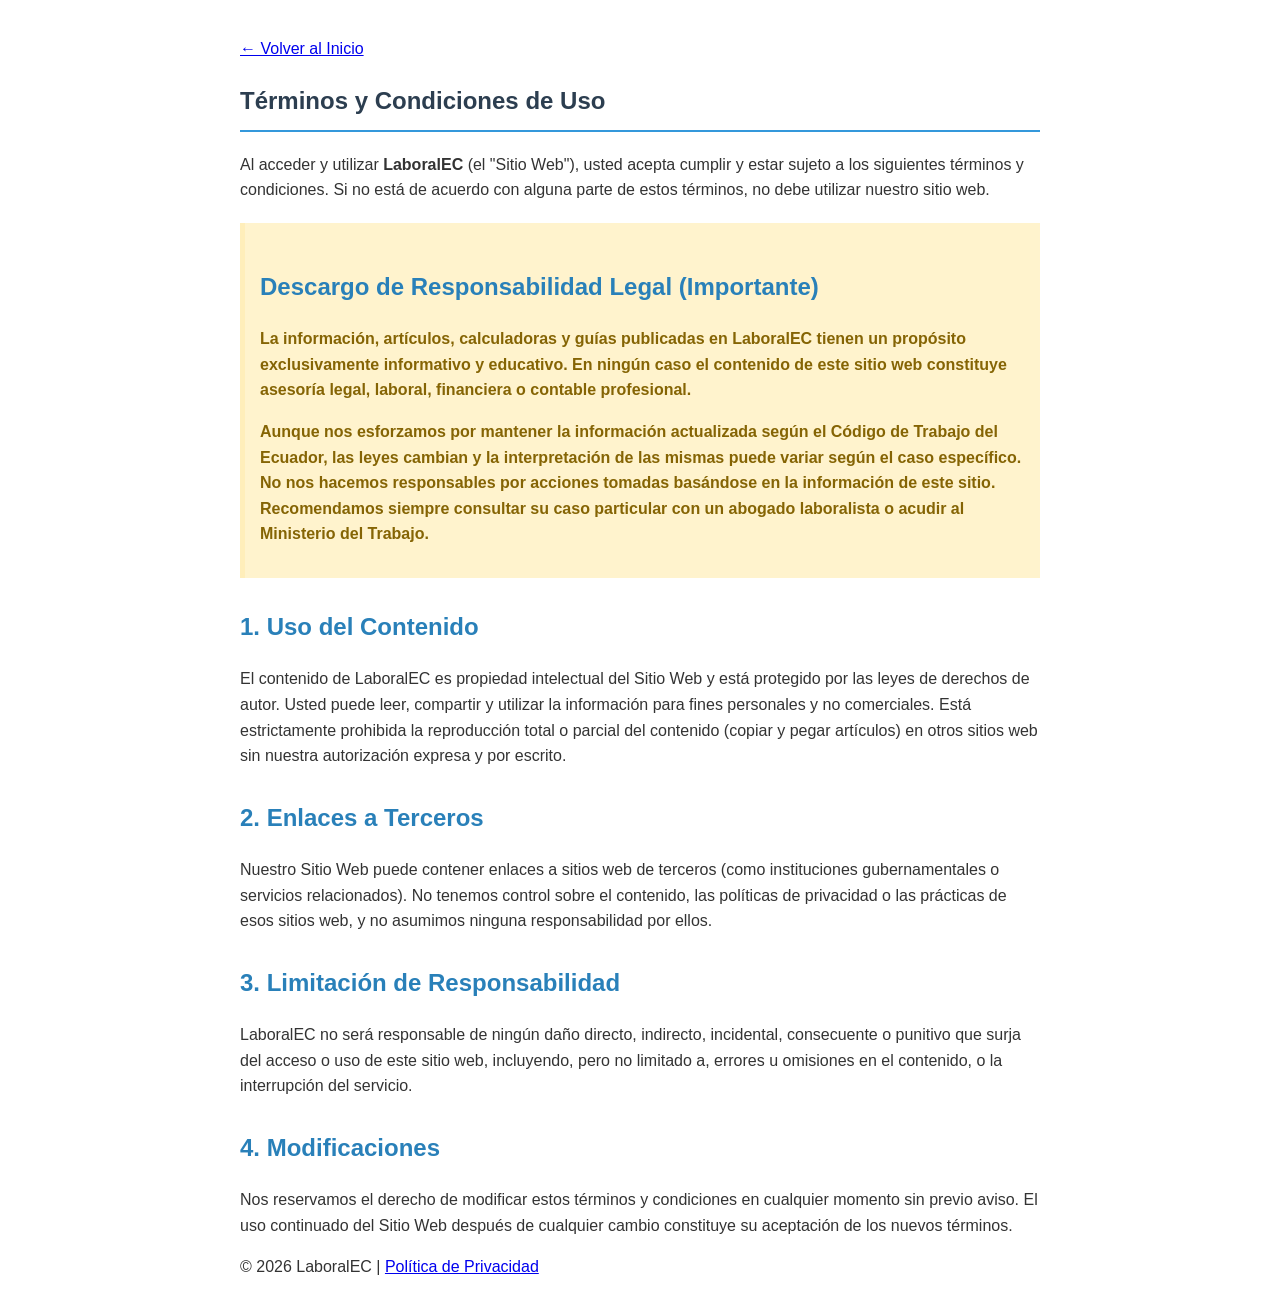
<file: terminos.html>
<!DOCTYPE html>
<html lang="es">
<head>
    <meta charset="UTF-8">
    <meta name="viewport" content="width=device-width, initial-scale=1.0">
    <title>Términos y Condiciones | LaboralEC</title>
    <meta name="description" content="Términos de uso y descargo de responsabilidad legal de LaboralEC.">
    <style>
        body { font-family: Arial, sans-serif; line-height: 1.6; color: #333; max-width: 800px; margin: 0 auto; padding: 20px; }
        h1 { color: #2c3e50; border-bottom: 2px solid #3498db; padding-bottom: 10px; }
        h2 { color: #2980b9; margin-top: 30px; }
        .warning { background-color: #fff3cd; color: #856404; padding: 15px; border-left: 5px solid #ffeeba; margin: 20px 0; font-weight: bold; }
    </style>
</head>
<body>

    <header>
        <nav>
            <p><a href="index.html">&larr; Volver al Inicio</a></p>
        </nav>
    </header>

    <main>
        <article>
            <h1>Términos y Condiciones de Uso</h1>
            <p>Al acceder y utilizar <strong>LaboralEC</strong> (el "Sitio Web"), usted acepta cumplir y estar sujeto a los siguientes términos y condiciones. Si no está de acuerdo con alguna parte de estos términos, no debe utilizar nuestro sitio web.</p>

            <div class="warning">
                <h2>Descargo de Responsabilidad Legal (Importante)</h2>
                <p>La información, artículos, calculadoras y guías publicadas en LaboralEC tienen un propósito exclusivamente <strong>informativo y educativo</strong>. En ningún caso el contenido de este sitio web constituye asesoría legal, laboral, financiera o contable profesional.</p>
                <p>Aunque nos esforzamos por mantener la información actualizada según el Código de Trabajo del Ecuador, las leyes cambian y la interpretación de las mismas puede variar según el caso específico. <strong>No nos hacemos responsables por acciones tomadas basándose en la información de este sitio.</strong> Recomendamos siempre consultar su caso particular con un abogado laboralista o acudir al Ministerio del Trabajo.</p>
            </div>

            <h2>1. Uso del Contenido</h2>
            <p>El contenido de LaboralEC es propiedad intelectual del Sitio Web y está protegido por las leyes de derechos de autor. Usted puede leer, compartir y utilizar la información para fines personales y no comerciales. Está estrictamente prohibida la reproducción total o parcial del contenido (copiar y pegar artículos) en otros sitios web sin nuestra autorización expresa y por escrito.</p>

            <h2>2. Enlaces a Terceros</h2>
            <p>Nuestro Sitio Web puede contener enlaces a sitios web de terceros (como instituciones gubernamentales o servicios relacionados). No tenemos control sobre el contenido, las políticas de privacidad o las prácticas de esos sitios web, y no asumimos ninguna responsabilidad por ellos.</p>

            <h2>3. Limitación de Responsabilidad</h2>
            <p>LaboralEC no será responsable de ningún daño directo, indirecto, incidental, consecuente o punitivo que surja del acceso o uso de este sitio web, incluyendo, pero no limitado a, errores u omisiones en el contenido, o la interrupción del servicio.</p>

            <h2>4. Modificaciones</h2>
            <p>Nos reservamos el derecho de modificar estos términos y condiciones en cualquier momento sin previo aviso. El uso continuado del Sitio Web después de cualquier cambio constituye su aceptación de los nuevos términos.</p>
        </article>
    </main>

    <footer>
        <p>&copy; 2026 LaboralEC | <a href="privacidad.html">Política de Privacidad</a></p>
    </footer>

</body>
</html>
</file>
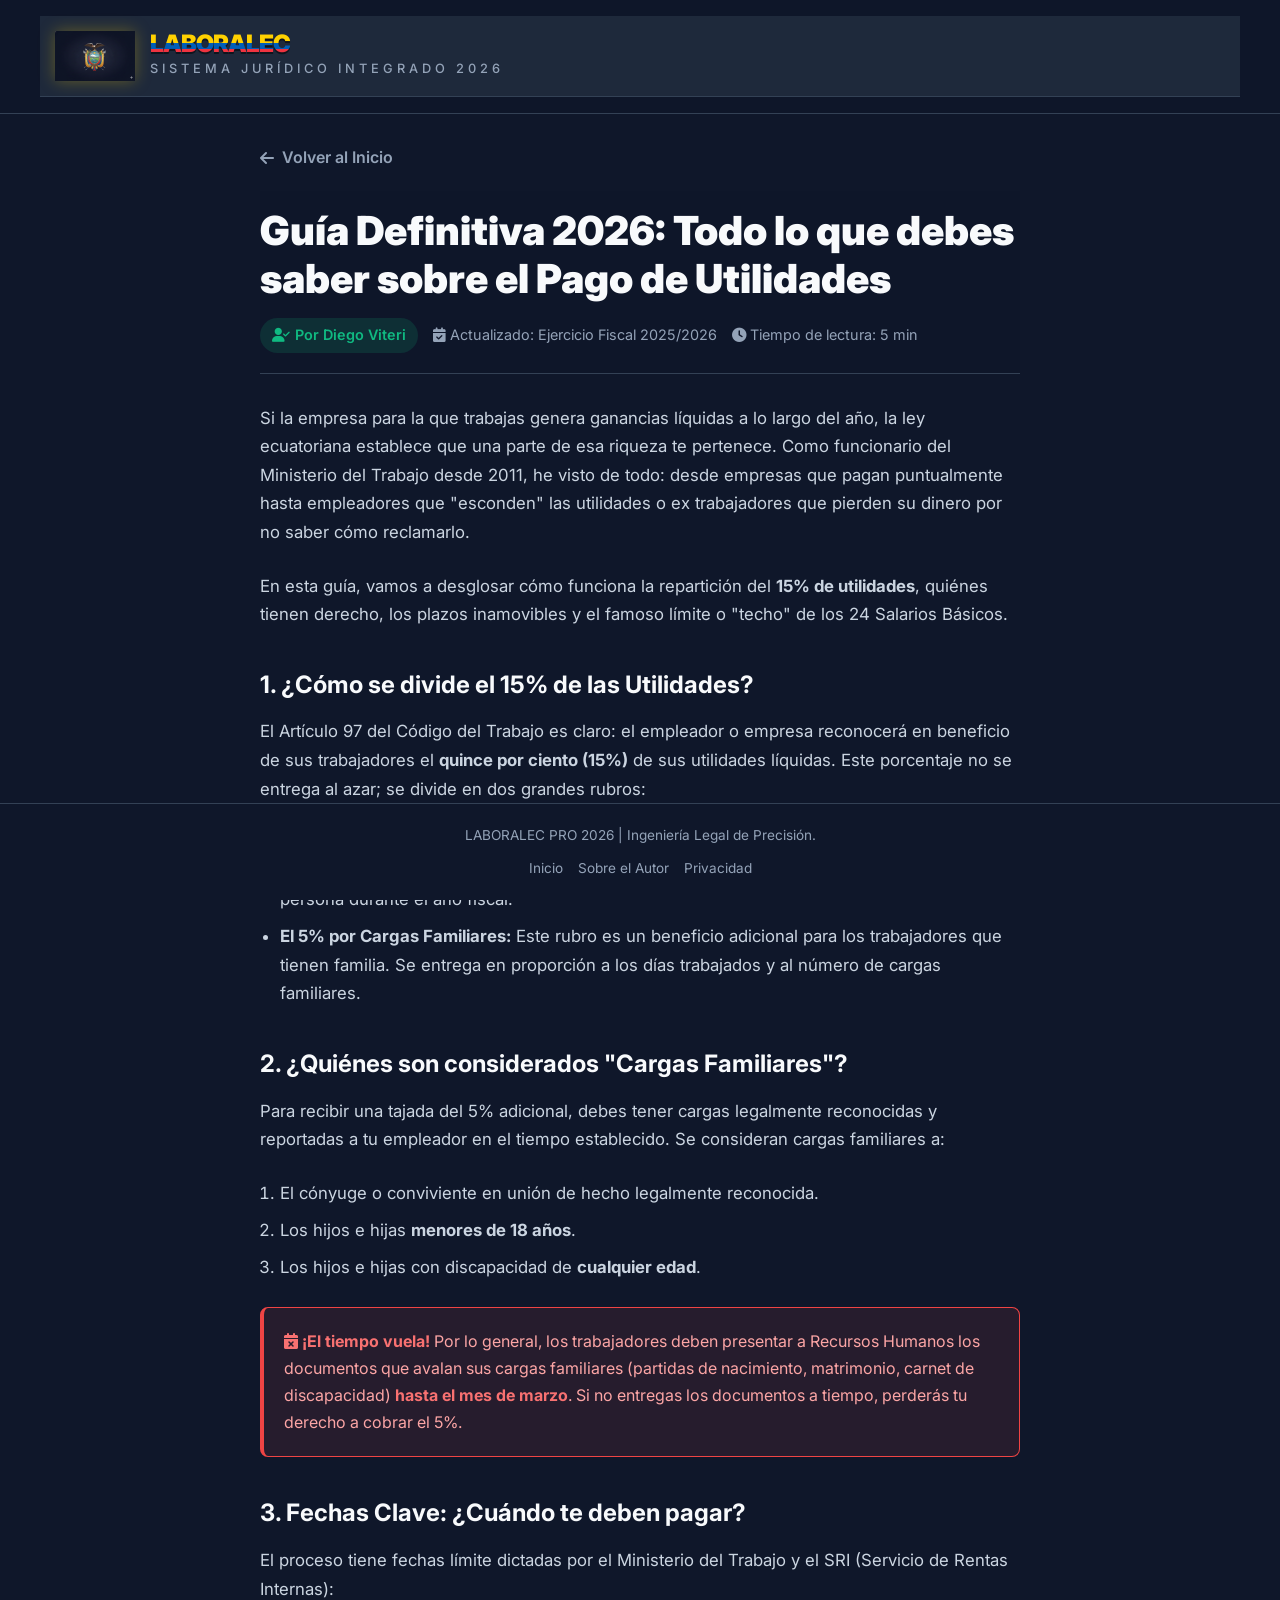
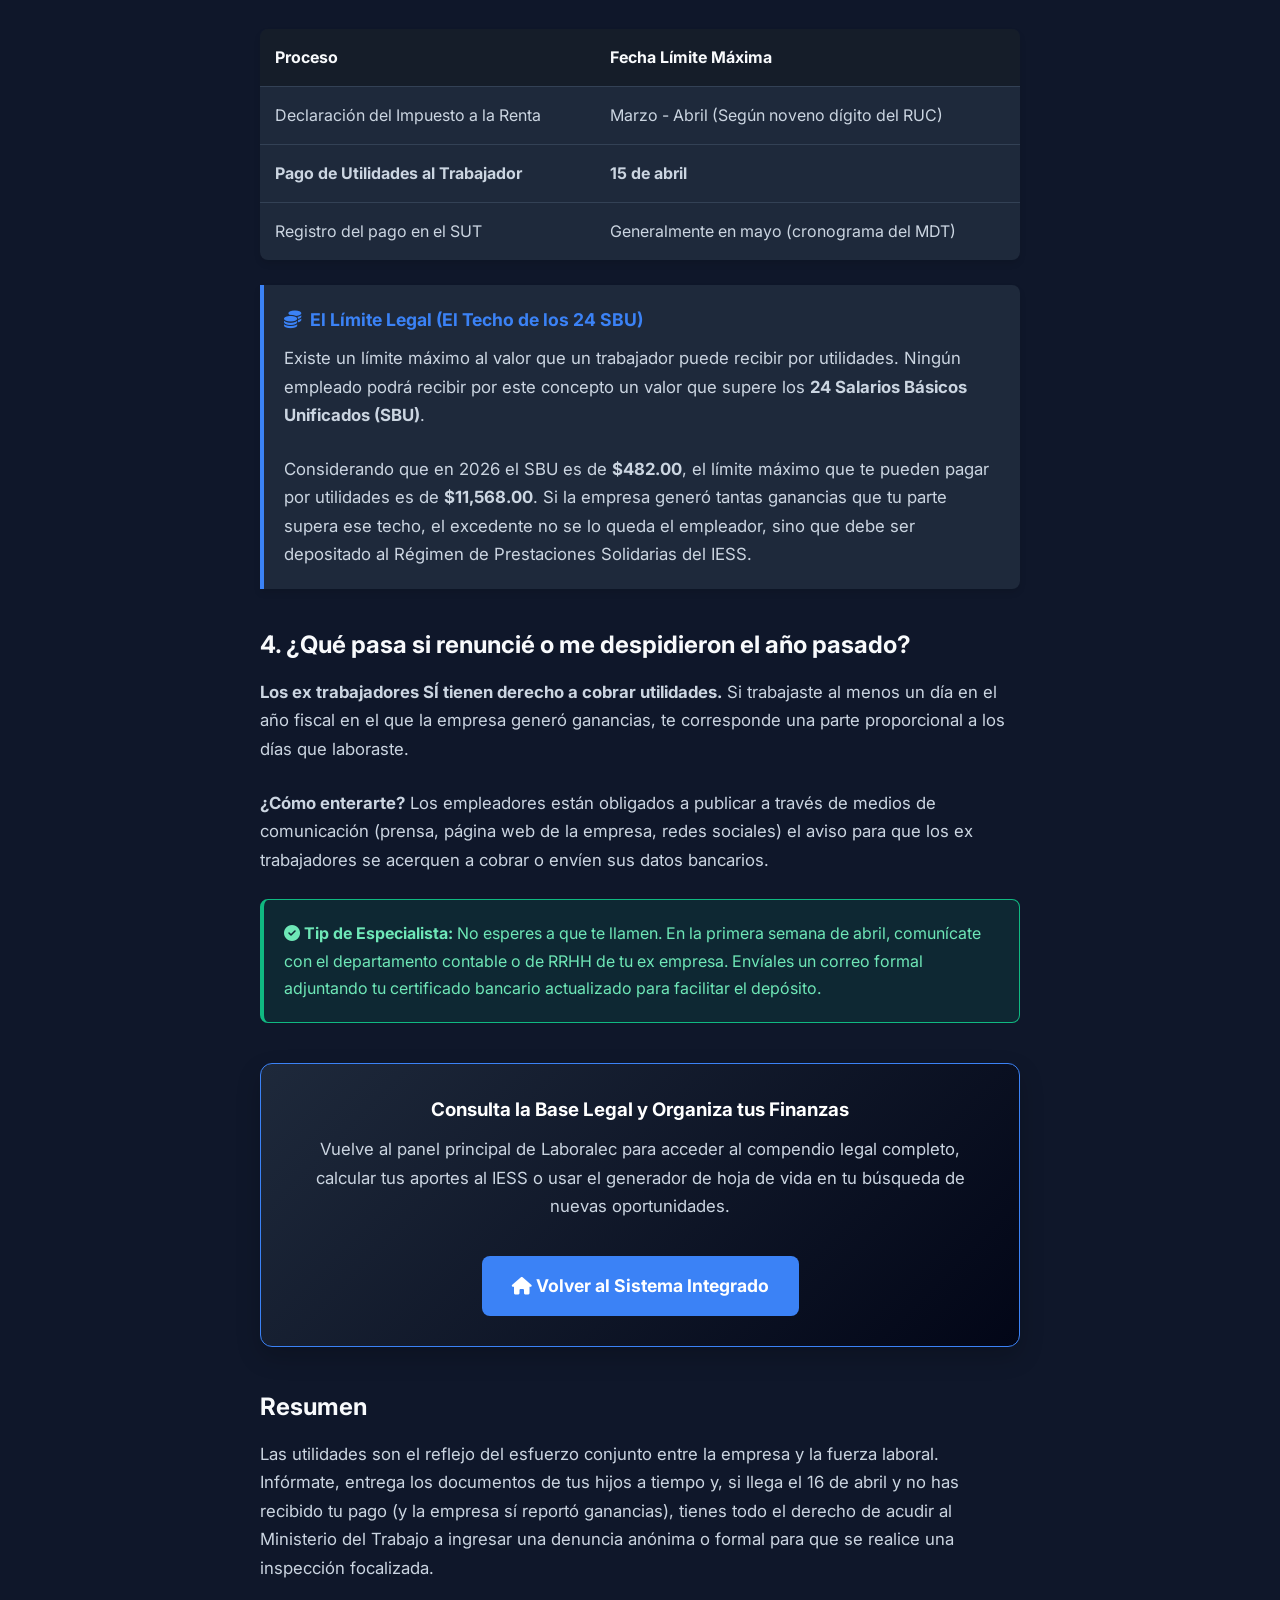
<file: utilidades.html>
<!DOCTYPE html>
<html lang="es">
<head>
    <meta charset="UTF-8">
    <meta http-equiv="X-UA-Compatible" content="IE=edge">
    <meta name="viewport" content="width=device-width, initial-scale=1.0">
    <title>Guía Completa: Pago de Utilidades en Ecuador 2026 | LABORALEC</title>
    <meta name="description" content="Aprende cómo se calcula el 15% de utilidades en Ecuador (2026), fechas máximas de pago, cargas familiares y límites legales. Escrito por Diego Viteri.">
    
    <link href="https://cdnjs.cloudflare.com/ajax/libs/font-awesome/6.4.0/css/all.min.css" rel="stylesheet">
    <link href="https://fonts.googleapis.com/css2?family=Inter:wght@300;400;500;700;900&family=Roboto+Mono:wght@500&display=swap" rel="stylesheet">
    <link rel="stylesheet" href="style.css?v=11.5">

    <style>
        /* --- ESTILOS HEREDADOS Y ESPECÍFICOS PARA ARTÍCULOS --- */
        :root { 
            --bg-main: #0f172a; 
            --card-bg: #1e293b; 
            --card-border: #334155; 
            --text-main: #cbd5e1; 
            --text-heading: #f8fafc; 
            --cv-accent: #3b82f6; 
            --btn-action: #10b981; 
            --cv-gray: #94a3b8; 
            --alert-red: #ef4444;
            --alert-bg: rgba(239, 68, 68, 0.1);
        }
        
        body { background-color: var(--bg-main); color: var(--text-main); font-family: 'Inter', sans-serif; line-height: 1.7; margin: 0; }
        h1, h2, h3, h4 { color: var(--text-heading); font-weight: 700; margin-top: 1.5em; margin-bottom: 0.5em; }
        
        .article-container { max-width: 800px; margin: 0 auto; padding: 30px 20px; }
        
        /* Cabecera del Artículo */
        .article-header { border-bottom: 1px solid var(--card-border); padding-bottom: 20px; margin-bottom: 30px; }
        .article-title { font-size: 2.5rem; font-weight: 900; line-height: 1.2; margin-bottom: 15px; margin-top: 0; }
        .article-meta { display: flex; align-items: center; gap: 15px; color: var(--cv-gray); font-size: 0.9rem; flex-wrap: wrap; }
        .author-badge { background: rgba(16,185,129,0.15); color: var(--btn-action); padding: 5px 12px; border-radius: 20px; font-weight: 600; display: inline-flex; align-items: center; gap: 5px; }
        
        /* Cuerpo del Artículo */
        .article-content p { font-size: 1.05rem; margin-bottom: 1.5em; }
        .article-content ul, .article-content ol { font-size: 1.05rem; margin-bottom: 1.5em; padding-left: 20px; }
        .article-content li { margin-bottom: 0.5em; }
        
        /* Cajas de Alerta / Ley */
        .law-highlight { background: var(--card-bg); border-left: 4px solid var(--cv-accent); padding: 20px; border-radius: 0 8px 8px 0; margin: 25px 0; box-shadow: 0 4px 6px rgba(0,0,0,0.1); }
        .law-highlight h4 { margin-top: 0; color: var(--cv-accent); display: flex; align-items: center; gap: 8px; font-size: 1.1rem; }
        .law-highlight p:last-child { margin-bottom: 0; }

        .alert-box { background: var(--alert-bg); border: 1px solid var(--alert-red); border-left: 4px solid var(--alert-red); padding: 20px; border-radius: 8px; margin: 25px 0; color: #fca5a5; }
        .alert-box strong { color: #f87171; }

        .success-box { background: rgba(16, 185, 129, 0.1); border: 1px solid var(--btn-action); border-left: 4px solid var(--btn-action); padding: 20px; border-radius: 8px; margin: 25px 0; color: #6ee7b7; }

        /* Tabla de Cálculo */
        .calc-table { width: 100%; border-collapse: collapse; margin: 25px 0; background: var(--card-bg); border-radius: 8px; overflow: hidden; box-shadow: 0 4px 6px rgba(0,0,0,0.1); }
        .calc-table th, .calc-table td { padding: 15px; text-align: left; border-bottom: 1px solid var(--card-border); }
        .calc-table th { background: rgba(0,0,0,0.3); color: var(--text-heading); font-weight: 700; }
        .calc-table tr:last-child td { border-bottom: none; }
        
        /* CTA (Llamado a la acción) */
        .cta-box { background: linear-gradient(135deg, #1e293b 0%, #020617 100%); border: 1px solid var(--cv-accent); padding: 30px; border-radius: 12px; text-align: center; margin: 40px 0; box-shadow: 0 10px 25px rgba(0,0,0,0.2); }
        .cta-box h3 { margin-top: 0; color: white; }
        .btn-primary { display: inline-block; background: var(--cv-accent); color: white; padding: 15px 30px; border-radius: 8px; text-decoration: none; font-weight: bold; font-size: 1.1rem; transition: background 0.3s, transform 0.2s; margin-top: 15px; }
        .btn-primary:hover { background: #2563eb; transform: translateY(-2px); }

        .btn-back { display: inline-flex; align-items: center; gap: 8px; color: var(--cv-gray); text-decoration: none; font-weight: 600; margin-bottom: 20px; transition: color 0.2s; }
        .btn-back:hover { color: var(--text-heading); }

        /* Footer */
        .legal-footer { text-align: center; padding: 20px; color: var(--cv-gray); font-size: 0.85rem; border-top: 1px solid var(--card-border); margin-top: 40px; }
    </style>
</head>
<body>

    <header>
        <div class="header-container" style="background: var(--card-bg); border-bottom: 1px solid var(--card-border); padding: 15px;">
            <div class="brand-wrapper" style="display:flex; align-items:center; justify-content:center; gap: 15px;">
               <img src="escudo.svg.png" class="escudo-img" alt="Escudo Ecuador" style="height: 50px;">
                <div class="brand-text">
                    <h1 style="margin:0; font-size:1.5rem;">LABORALEC</h1>
                    <span style="font-size:0.8rem; color:var(--cv-gray);">SISTEMA JURÍDICO INTEGRADO 2026</span>
                </div>
            </div>
        </div>
    </header>

    <main class="article-container">
        <a href="index.html" class="btn-back"><i class="fas fa-arrow-left"></i> Volver al Inicio</a>

        <article>
            <header class="article-header">
                <h1 class="article-title">Guía Definitiva 2026: Todo lo que debes saber sobre el Pago de Utilidades</h1>
                <div class="article-meta">
                    <span class="author-badge"><i class="fas fa-user-check"></i> Por Diego Viteri</span>
                    <span><i class="fas fa-calendar-check"></i> Actualizado: Ejercicio Fiscal 2025/2026</span>
                    <span><i class="fas fa-clock"></i> Tiempo de lectura: 5 min</span>
                </div>
            </header>

            <div class="article-content">
                <p>Si la empresa para la que trabajas genera ganancias líquidas a lo largo del año, la ley ecuatoriana establece que una parte de esa riqueza te pertenece. Como funcionario del Ministerio del Trabajo desde 2011, he visto de todo: desde empresas que pagan puntualmente hasta empleadores que "esconden" las utilidades o ex trabajadores que pierden su dinero por no saber cómo reclamarlo.</p>

                <p>En esta guía, vamos a desglosar cómo funciona la repartición del <strong>15% de utilidades</strong>, quiénes tienen derecho, los plazos inamovibles y el famoso límite o "techo" de los 24 Salarios Básicos.</p>

                <h2>1. ¿Cómo se divide el 15% de las Utilidades?</h2>
                <p>El Artículo 97 del Código del Trabajo es claro: el empleador o empresa reconocerá en beneficio de sus trabajadores el <strong>quince por ciento (15%)</strong> de sus utilidades líquidas. Este porcentaje no se entrega al azar; se divide en dos grandes rubros:</p>

                <ul>
                    <li><strong>El 10% Individual:</strong> Se reparte entre <strong>todos</strong> los trabajadores de la empresa, sin importar su cargo. El cálculo se hace proporcionalmente a los <strong>días efectivamente trabajados</strong> por cada persona durante el año fiscal.</li>
                    <li><strong>El 5% por Cargas Familiares:</strong> Este rubro es un beneficio adicional para los trabajadores que tienen familia. Se entrega en proporción a los días trabajados y al número de cargas familiares.</li>
                </ul>

                <h2>2. ¿Quiénes son considerados "Cargas Familiares"?</h2>
                <p>Para recibir una tajada del 5% adicional, debes tener cargas legalmente reconocidas y reportadas a tu empleador en el tiempo establecido. Se consideran cargas familiares a:</p>
                
                <ol>
                    <li>El cónyuge o conviviente en unión de hecho legalmente reconocida.</li>
                    <li>Los hijos e hijas <strong>menores de 18 años</strong>.</li>
                    <li>Los hijos e hijas con discapacidad de <strong>cualquier edad</strong>.</li>
                </ol>

                <div class="alert-box">
                    <strong><i class="fas fa-calendar-times"></i> ¡El tiempo vuela!</strong>
                    Por lo general, los trabajadores deben presentar a Recursos Humanos los documentos que avalan sus cargas familiares (partidas de nacimiento, matrimonio, carnet de discapacidad) <strong>hasta el mes de marzo</strong>. Si no entregas los documentos a tiempo, perderás tu derecho a cobrar el 5%.
                </div>

                <h2>3. Fechas Clave: ¿Cuándo te deben pagar?</h2>
                <p>El proceso tiene fechas límite dictadas por el Ministerio del Trabajo y el SRI (Servicio de Rentas Internas):</p>
                <table class="calc-table">
                    <thead>
                        <tr>
                            <th>Proceso</th>
                            <th>Fecha Límite Máxima</th>
                        </tr>
                    </thead>
                    <tbody>
                        <tr>
                            <td>Declaración del Impuesto a la Renta</td>
                            <td>Marzo - Abril (Según noveno dígito del RUC)</td>
                        </tr>
                        <tr>
                            <td><strong>Pago de Utilidades al Trabajador</strong></td>
                            <td><strong>15 de abril</strong></td>
                        </tr>
                        <tr>
                            <td>Registro del pago en el SUT</td>
                            <td>Generalmente en mayo (cronograma del MDT)</td>
                        </tr>
                    </tbody>
                </table>

                <div class="law-highlight">
                    <h4><i class="fas fa-coins"></i> El Límite Legal (El Techo de los 24 SBU)</h4>
                    <p>Existe un límite máximo al valor que un trabajador puede recibir por utilidades. Ningún empleado podrá recibir por este concepto un valor que supere los <strong>24 Salarios Básicos Unificados (SBU)</strong>.</p>
                    <p>Considerando que en 2026 el SBU es de <strong>$482.00</strong>, el límite máximo que te pueden pagar por utilidades es de <strong>$11,568.00</strong>. Si la empresa generó tantas ganancias que tu parte supera ese techo, el excedente no se lo queda el empleador, sino que debe ser depositado al Régimen de Prestaciones Solidarias del IESS.</p>
                </div>

                <h2>4. ¿Qué pasa si renuncié o me despidieron el año pasado?</h2>
                <p><strong>Los ex trabajadores SÍ tienen derecho a cobrar utilidades.</strong> Si trabajaste al menos un día en el año fiscal en el que la empresa generó ganancias, te corresponde una parte proporcional a los días que laboraste.</p>
                
                <p><strong>¿Cómo enterarte?</strong> Los empleadores están obligados a publicar a través de medios de comunicación (prensa, página web de la empresa, redes sociales) el aviso para que los ex trabajadores se acerquen a cobrar o envíen sus datos bancarios.</p>

                <div class="success-box">
                    <strong><i class="fas fa-check-circle"></i> Tip de Especialista:</strong> No esperes a que te llamen. En la primera semana de abril, comunícate con el departamento contable o de RRHH de tu ex empresa. Envíales un correo formal adjuntando tu certificado bancario actualizado para facilitar el depósito.
                </div>

                <div class="cta-box">
                    <h3>Consulta la Base Legal y Organiza tus Finanzas</h3>
                    <p style="color: #cbd5e1; margin-bottom: 20px;">Vuelve al panel principal de Laboralec para acceder al compendio legal completo, calcular tus aportes al IESS o usar el generador de hoja de vida en tu búsqueda de nuevas oportunidades.</p>
                    <a href="index.html" class="btn-primary"><i class="fas fa-home"></i> Volver al Sistema Integrado</a>
                </div>

                <h2>Resumen</h2>
                <p>Las utilidades son el reflejo del esfuerzo conjunto entre la empresa y la fuerza laboral. Infórmate, entrega los documentos de tus hijos a tiempo y, si llega el 16 de abril y no has recibido tu pago (y la empresa sí reportó ganancias), tienes todo el derecho de acudir al Ministerio del Trabajo a ingresar una denuncia anónima o formal para que se realice una inspección focalizada.</p>

            </div>
        </article>
    </main>

    <footer class="legal-footer">
        <p>LABORALEC PRO 2026 | Ingeniería Legal de Precisión.</p>
        <div style="display: flex; justify-content: center; gap: 15px; margin-top: 10px;">
            <a href="index.html" style="color: var(--cv-gray); text-decoration: none;">Inicio</a>
            <a href="nosotros.html" style="color: var(--cv-gray); text-decoration: none;">Sobre el Autor</a>
            <a href="privacidad.html" style="color: var(--cv-gray); text-decoration: none;">Privacidad</a>
        </div>
    </footer>

</body>
</html>
</file>
<file: style.css>
/* ==========================================================================
   LABORALEC PRO - DISEÑO "PATRIOT" (MODO OSCURO + BANDERA)
   Ingeniero Alask
   ========================================================================== */

:root {
    --bg-body: #0f172a;       
    --bg-card: #1e293b;       
    --color-primary: #3b82f6; 
    --color-accent: #60a5fa;  
    --border-color: #334155;  
    --text-main: #f1f5f9;     
    --text-muted: #94a3b8;    
    
    /* COLORES OFICIALES BANDERA ECUADOR */
    --ec-yellow: #FFD100;
    --ec-blue: #005EB8;
    --ec-red: #EF3340;
}

* { box-sizing: border-box; outline: none; margin: 0; padding: 0; }

body {
    font-family: 'Inter', system-ui, sans-serif;
    background-color: var(--bg-body);
    color: var(--text-main);
    line-height: 1.6;
    padding-bottom: 80px;
    min-height: 100vh;
}

/* === HEADER CON ESCUDO === */
header {
    background: rgba(15, 23, 42, 0.95);
    border-bottom: 1px solid var(--border-color);
    padding: 1rem 0;
    position: sticky; top: 0; z-index: 50;
    backdrop-filter: blur(10px);
}

.header-container {
    max-width: 1200px; margin: 0 auto; padding: 0 20px;
    display: flex; justify-content: space-between; align-items: center;
}

/* LOGO TIPO FLAGG (BANDERA) */
.brand-wrapper {
    display: flex; align-items: center; gap: 15px; /* Espacio entre escudo y texto */
}

.escudo-img {
    height: 60px; /* Tamaño del escudo */
    width: auto;
    filter: drop-shadow(0 0 8px rgba(255, 209, 0, 0.3)); /* Resplandor dorado */
}

.brand-text h1 {
    font-size: 2.5rem; font-weight: 900; letter-spacing: -1px; margin: 0; line-height: 1;
    text-transform: uppercase;
    
    /* EL DEGRADADO DE LA BANDERA (50% Amarillo, 25% Azul, 25% Rojo) */
    background: linear-gradient(180deg, 
        var(--ec-yellow) 0%, 
        var(--ec-yellow) 45%, 
        var(--ec-blue) 45%, 
        var(--ec-blue) 72%, 
        var(--ec-red) 72%, 
        var(--ec-red) 100%);
    
    -webkit-background-clip: text;
    -webkit-text-fill-color: transparent;
    filter: drop-shadow(0 2px 0px rgba(0,0,0,0.5)); /* Sombra para legibilidad */
}

.brand-text span {
    display: block; font-size: 0.7rem; color: var(--text-muted);
    letter-spacing: 4px; font-weight: 500; margin-top: 2px;
}

.system-status {
    background: var(--bg-card); padding: 8px 16px; border-radius: 50px;
    font-size: 0.85rem; border: 1px solid var(--border-color);
    display: flex; align-items: center; gap: 8px;
}
.status-dot { width: 8px; height: 8px; background: #10b981; border-radius: 50%; box-shadow: 0 0 8px #10b981; }

/* === NAVEGACIÓN === */
.nav-wrapper { background: var(--bg-card); border-bottom: 1px solid var(--border-color); margin-bottom: 30px; }
.nav-tabs { max-width: 1200px; margin: 0 auto; display: flex; gap: 20px; padding: 0 20px; }
.tab-btn {
    background: transparent; border: none; padding: 15px 0;
    color: var(--text-muted); font-weight: 500; cursor: pointer;
    border-bottom: 3px solid transparent; transition: 0.2s;
    display: flex; align-items: center; gap: 8px; font-size: 0.95rem;
}
.tab-btn:hover { color: var(--text-main); }
.tab-btn.active { color: var(--color-primary); border-bottom-color: var(--color-primary); }

/* === TARJETAS === */
.main-content { max-width: 1200px; margin: 0 auto; padding: 0 20px; }
.tab-pane { display: none; animation: fadeIn 0.4s ease; }
.tab-pane.active { display: block; }
@keyframes fadeIn { from { opacity: 0; transform: translateY(10px); } to { opacity: 1; transform: translateY(0); } }

.grid-3 { display: grid; grid-template-columns: repeat(auto-fit, minmax(350px, 1fr)); gap: 25px; }
.grid-2 { display: grid; grid-template-columns: 1fr 1fr; gap: 20px; }

.card {
    background: var(--bg-card); border: 1px solid var(--border-color);
    border-radius: 12px; box-shadow: 0 4px 6px -1px rgba(0, 0, 0, 0.3);
    overflow: hidden; display: flex; flex-direction: column;
}
.card-header {
    background: rgba(0,0,0,0.2); padding: 15px 20px;
    border-bottom: 1px solid var(--border-color);
    display: flex; justify-content: space-between; align-items: center;
}
.card-header h3 { font-size: 1.1rem; color: var(--text-main); margin: 0; }
.card-body { padding: 20px; }

/* === FORMULARIOS === */
.form-group { margin-bottom: 18px; }
.form-group label { display: block; font-size: 0.8rem; font-weight: 600; color: var(--text-muted); margin-bottom: 6px; }
input, select, textarea {
    width: 100%; padding: 10px 14px; background: var(--bg-body); 
    border: 1px solid var(--border-color); border-radius: 8px; 
    color: var(--text-main); font-size: 0.95rem;
}
input:focus { border-color: var(--color-primary); box-shadow: 0 0 0 3px rgba(59, 130, 246, 0.15); }

/* === BOTONES & RESULTADOS === */
.btn {
    width: 100%; padding: 12px; border: none; border-radius: 8px; font-weight: 600; cursor: pointer; text-transform: uppercase;
    transition: 0.2s; margin-top: 10px;
}
.btn-primary { background: var(--color-primary); color: white; }
.btn-primary:hover { background: var(--color-accent); }
.btn-action { background: #10b981; color: white; }

.result-panel {
    margin-top: 20px; background: rgba(59, 130, 246, 0.1);
    border: 1px solid var(--color-primary); border-radius: 8px;
    padding: 15px; display: none;
}

/* === LEGAL & CV === */
.legal-layout { display: grid; grid-template-columns: 320px 1fr; gap: 25px; height: 600px; }
.legal-sidebar { background: var(--bg-card); border: 1px solid var(--border-color); border-radius: 12px; overflow: hidden; display: flex; flex-direction: column; }
.search-box { padding: 15px; background: rgba(0,0,0,0.2); }
.legal-list { overflow-y: auto; flex: 1; }
.doc-item { padding: 15px; border-bottom: 1px solid var(--border-color); cursor: pointer; }
.doc-item:hover { background: var(--bg-body); }
.legal-viewer { background: var(--bg-card); border-radius: 12px; padding: 30px; overflow-y: auto; border: 1px solid var(--border-color); }
.pdf-content-sim { background: white; color: #111; padding: 40px; min-height: 500px; }

/* === CHAT & FOOTER === */
.chat-fab { position: fixed; bottom: 30px; right: 30px; width: 60px; height: 60px; background: var(--color-primary); color: white; border-radius: 50%; display: flex; align-items: center; justify-content: center; font-size: 24px; cursor: pointer; z-index: 100; box-shadow: 0 0 15px rgba(59,130,246,0.5); }
.chat-window { position: fixed; bottom: 100px; right: 30px; width: 350px; height: 500px; background: var(--bg-card); border: 1px solid var(--border-color); border-radius: 12px; display: none; flex-direction: column; z-index: 99; }
.chat-header { background: var(--color-primary); padding: 15px; color: white; font-weight: bold; display: flex; justify-content: space-between; }
.chat-body { flex: 1; padding: 15px; overflow-y: auto; }
.msg { padding: 8px 12px; border-radius: 8px; margin-bottom: 10px; font-size: 0.9rem; }
.msg.bot { background: var(--bg-body); border: 1px solid var(--border-color); }
.msg.user { background: var(--color-primary); color: white; align-self: flex-end; }
.chat-footer { padding: 15px; border-top: 1px solid var(--border-color); display: flex; gap: 10px; }

.legal-footer { text-align: center; padding: 20px; font-size: 0.75rem; color: var(--text-muted); background: var(--bg-body); position: fixed; bottom: 0; width: 100%; border-top: 1px solid var(--border-color); }

/* === PRINT === */
@media print {
    body { background: white; color: black; }
    header, .nav-wrapper, .chat-fab, .legal-footer { display: none; }
    .cv-paper { width: 100%; box-shadow: none; margin: 0; transform: scale(1); }
    .btn { display: none; }
}
/* === RESPONSIVE === */
@media (max-width: 768px) {
    .legal-layout { grid-template-columns: 1fr; }
    .header-container { flex-direction: column; gap: 15px; }
}
</file>
